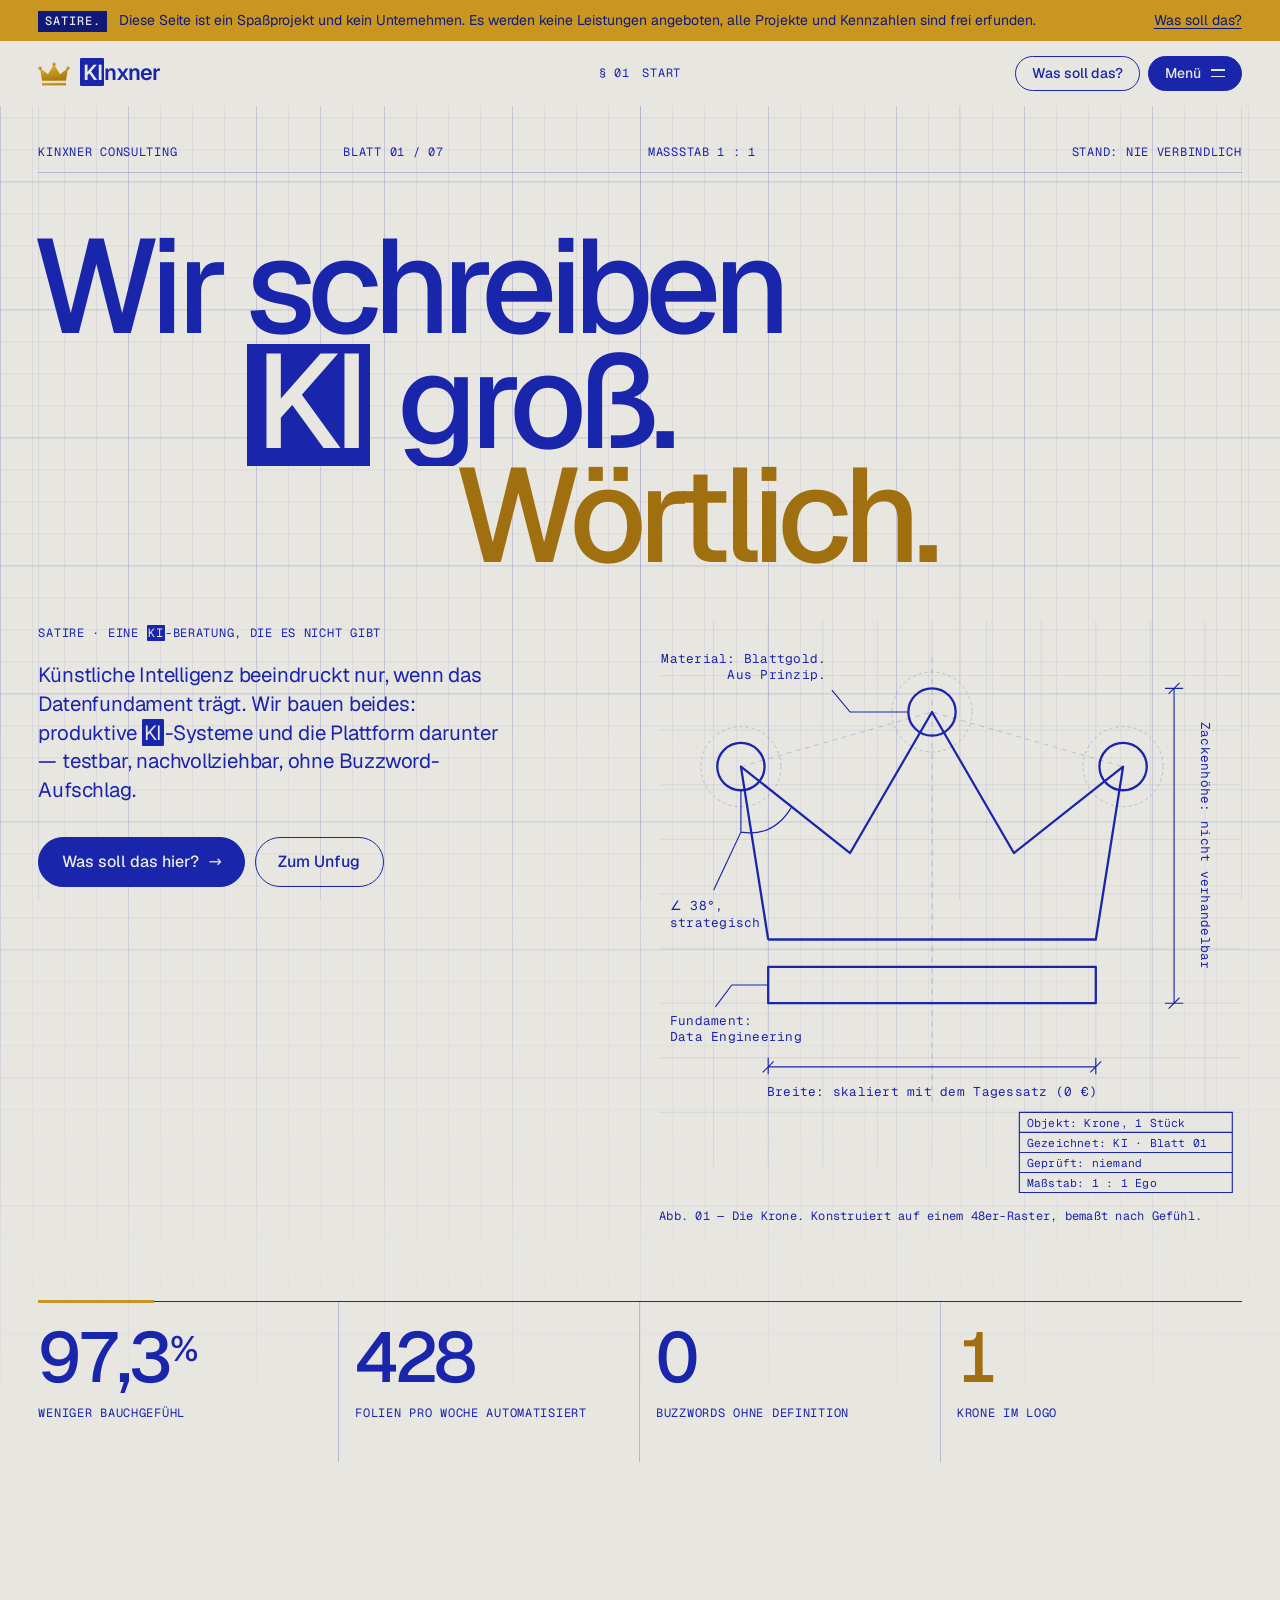
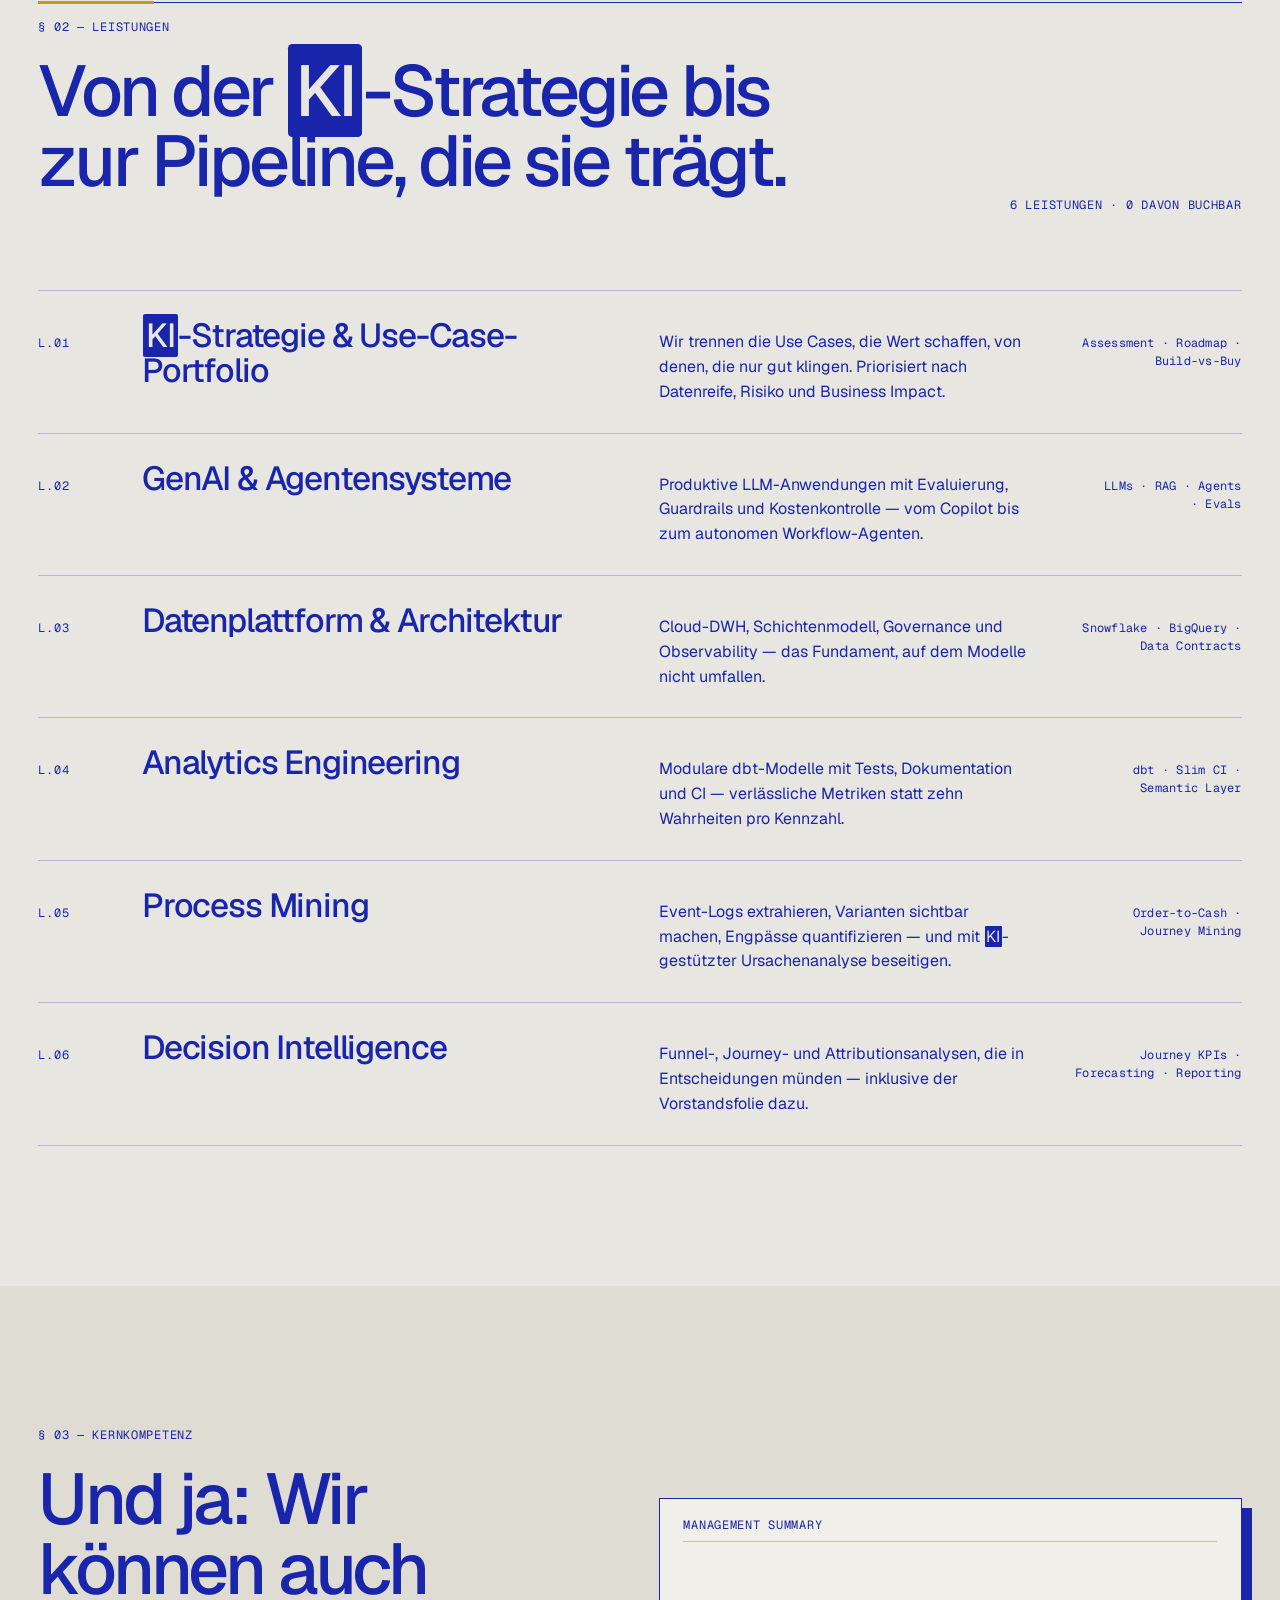
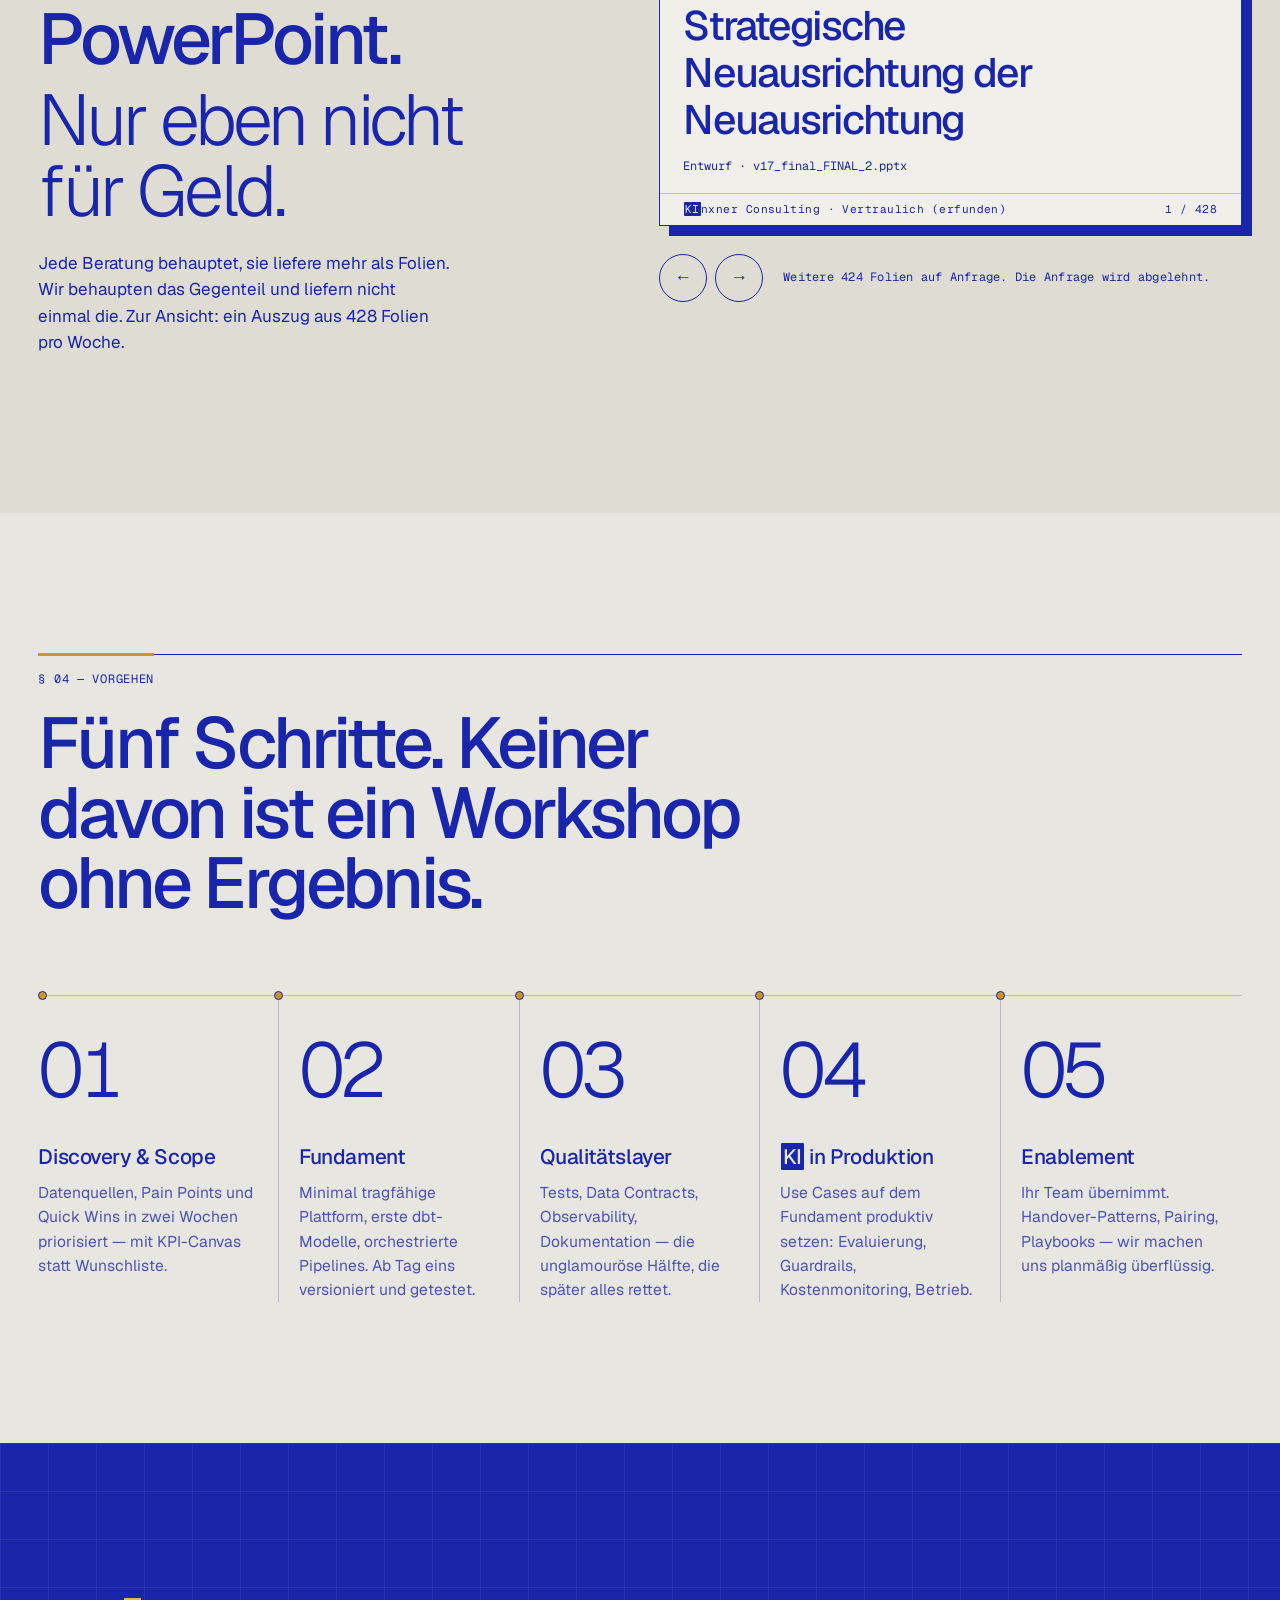
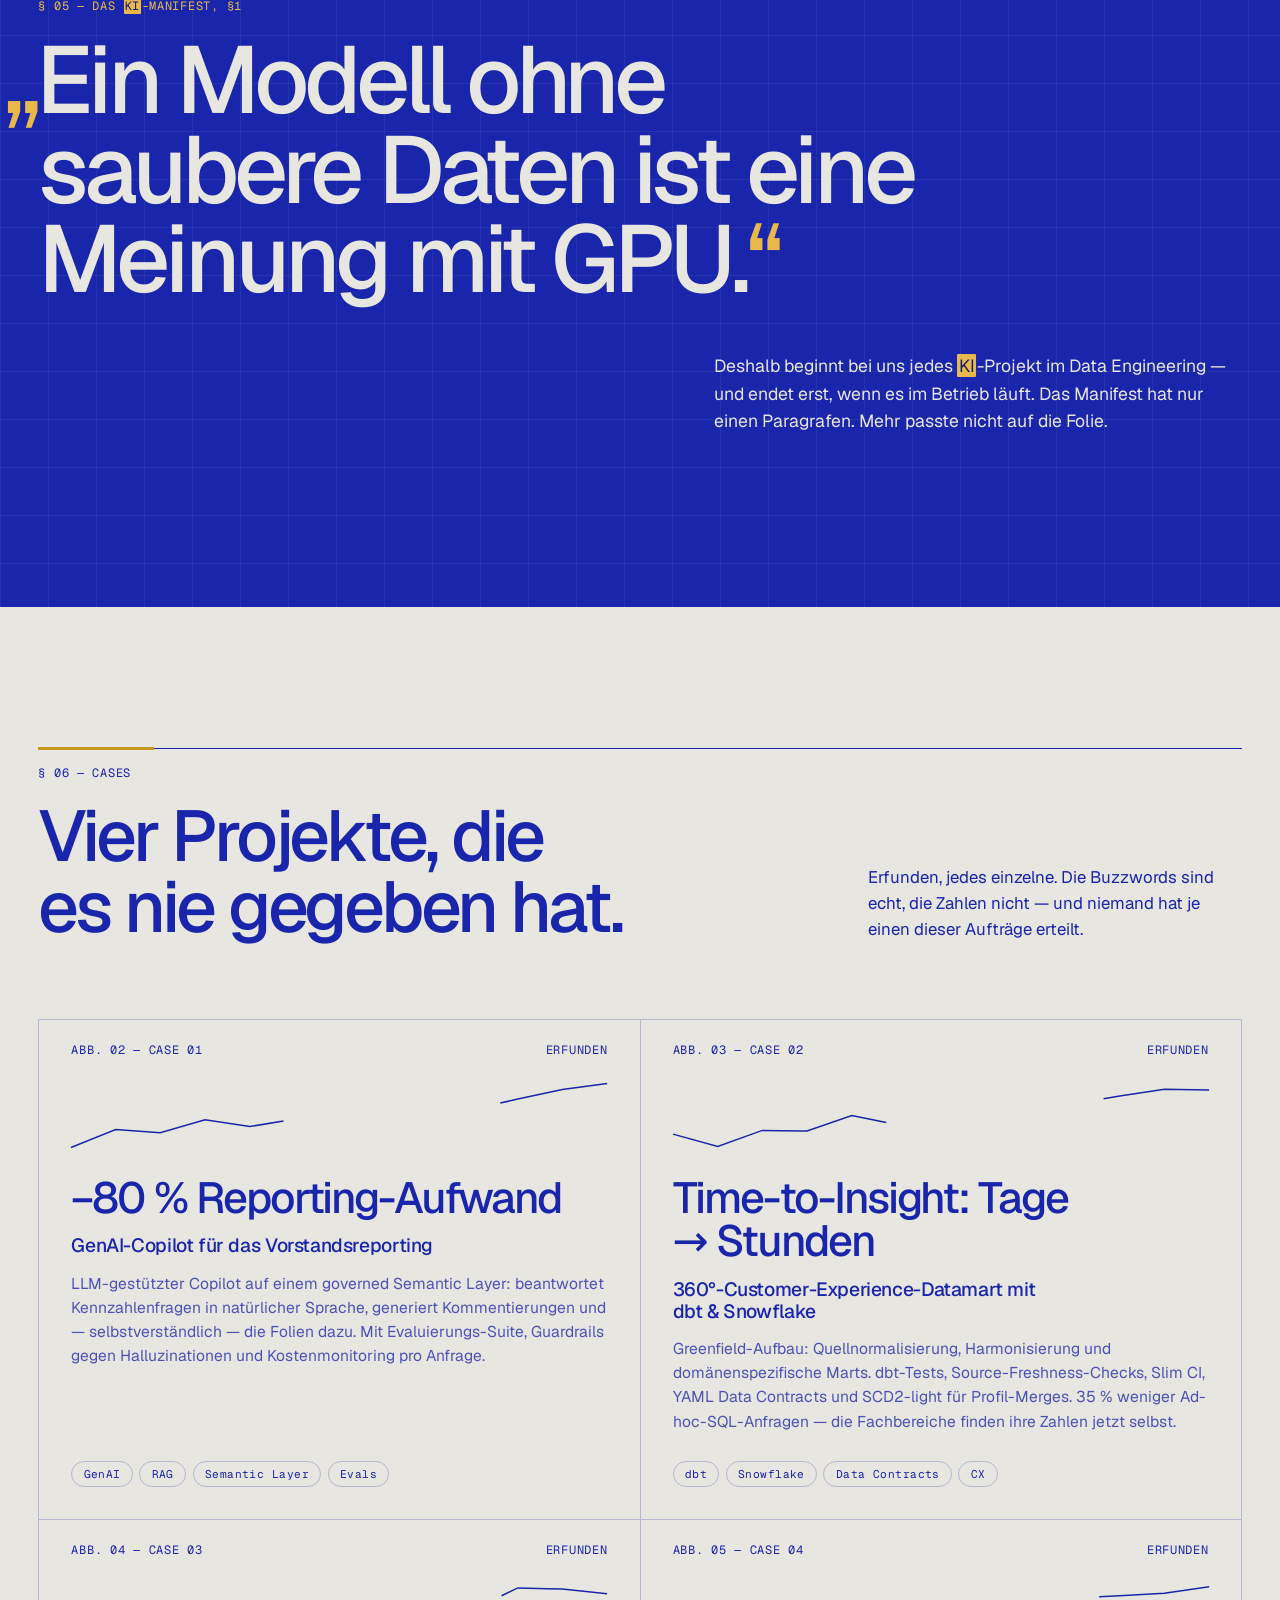
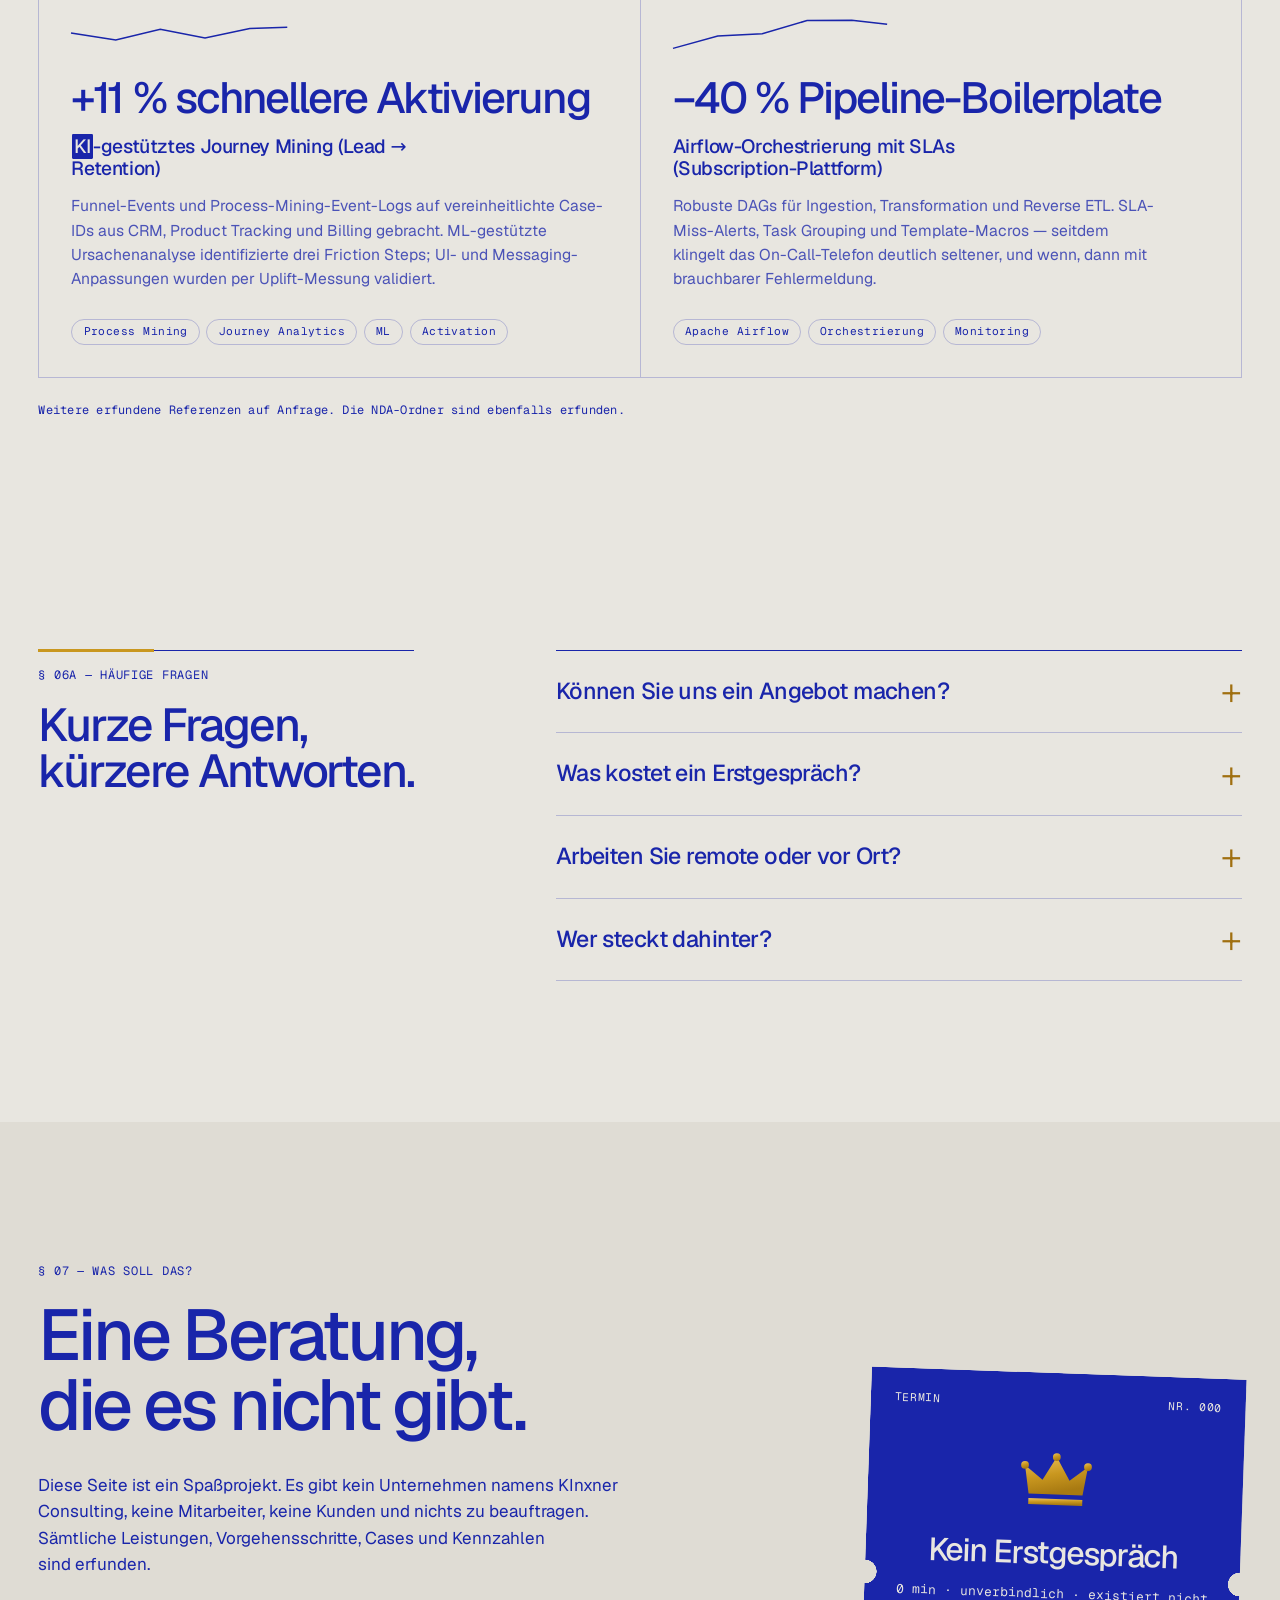
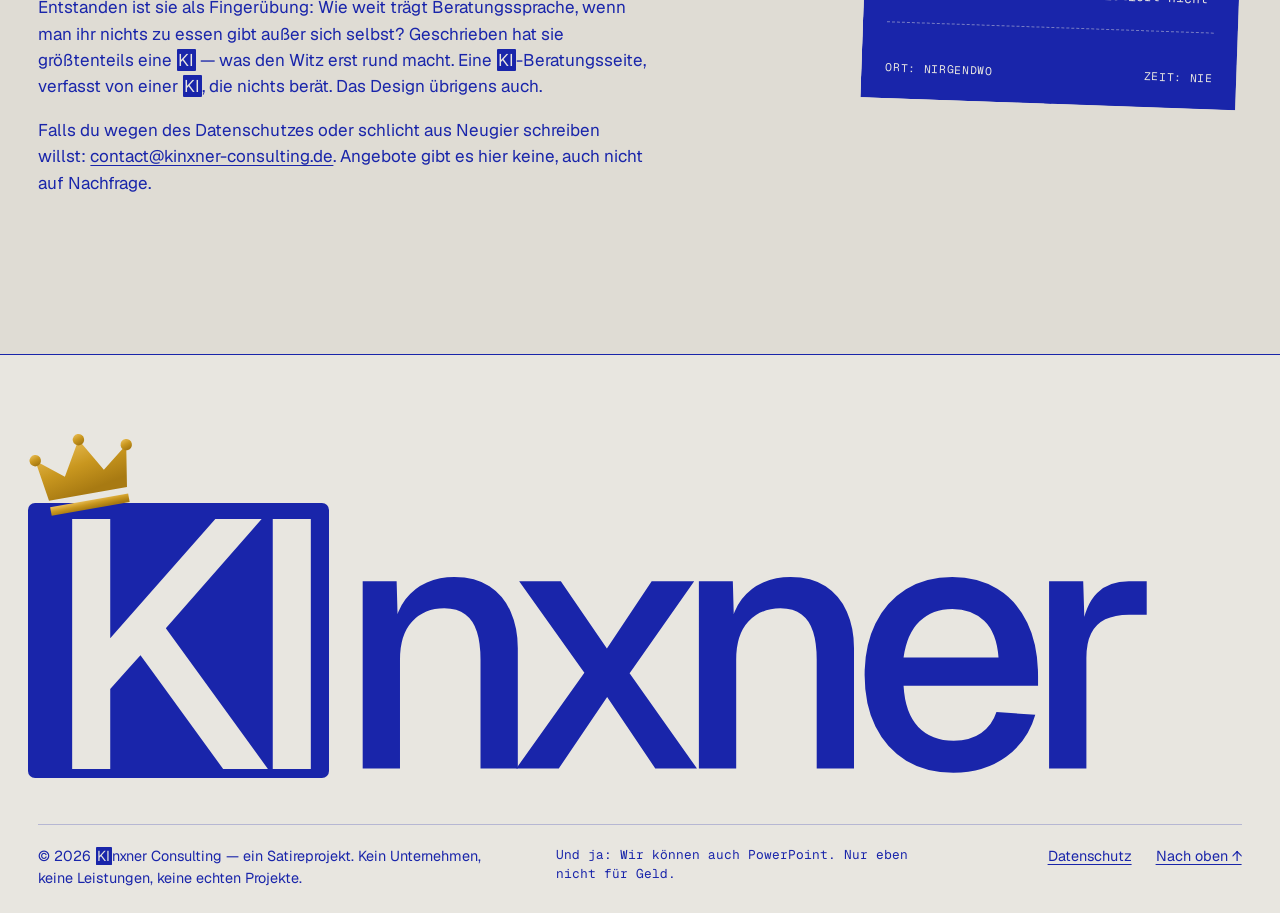
<file: index.html>
<!DOCTYPE html>
<html lang="de">
<head>
  <meta charset="UTF-8" />
  <meta name="viewport" content="width=device-width,initial-scale=1" />
  <title>KInxner Consulting — Satire. Eine Beratung, die es nicht gibt.</title>
  <meta name="description" content="Satirisches Spaßprojekt: die Website einer KI-Beratung, die es nicht gibt. Kein Unternehmen, keine Leistungen, keine echten Projekte. Entstanden als Fingerübung mit Claude." />
  <link rel="canonical" href="https://kinxner-consulting.de/" />
  <!-- Eigentumsnachweis fuer die Google Search Console.
       Muss dauerhaft im <head> der Startseite bleiben: Google prueft das Tag
       spaeter erneut, und ohne die Verifizierung verliert die OAuth-App ihre
       Authorized Domain. Nicht entfernen. -->
  <meta name="google-site-verification" content="37TVtqb3Z6b---uzSy0M3xMzxqpeBndF286Ku5GI4yU" />
  <meta name="color-scheme" content="light" />
  <meta name="theme-color" content="#E8E6E0" />
  <!-- Open Graph -->
  <meta property="og:site_name" content="KInxner Consulting" />
  <meta property="og:url" content="https://kinxner-consulting.de/" />
  <meta property="og:title" content="KInxner Consulting — Satire. Eine Beratung, die es nicht gibt." />
  <meta property="og:description" content="Ein Spaßprojekt: Beratungssprache bis zum Anschlag, ohne Beratung dahinter. Kein Unternehmen, keine Leistungen, alle Projekte erfunden." />
  <meta property="og:type" content="website" />
  <meta property="og:image" content="https://kinxner-consulting.de/assets/img/og-image.png" />
  <meta property="og:image:width" content="1200" />
  <meta property="og:image:height" content="630" />
  <meta property="og:image:alt" content="KInxner Consulting – Krone als Blaupause, mit dem Hinweis: Satire, eine Beratung, die es nicht gibt" />
  <meta name="twitter:card" content="summary_large_image" />
  <link rel="preload" href="assets/fonts/geist-latin.woff2" as="font" type="font/woff2" crossorigin />
  <link rel="stylesheet" href="assets/css/style.css" />
  <link rel="icon" href="favicon.svg" type="image/svg+xml" />
  <link rel="icon" type="image/png" sizes="32x32" href="assets/img/favicon-32.png" />
  <link rel="apple-touch-icon" href="assets/img/apple-touch-icon.png" />
  <script>document.documentElement.classList.add('js');</script>
</head>
<body>
  <a class="skip-link" href="#main">Zum Inhalt springen</a>

  <!-- Satire-Hinweis: steht bewusst vor allem anderen und liegt auch über dem Intro. -->
  <aside class="satire-bar" aria-label="Satire-Hinweis">
    <p class="wrap">
      <strong>Satire.</strong>
      <span>Diese Seite ist ein Spaßprojekt und kein Unternehmen. Es werden keine Leistungen angeboten, alle Projekte und Kennzahlen sind frei erfunden.</span>
      <a href="#was-soll-das">Was soll das?</a>
    </p>
  </aside>

  <header class="site-header" id="siteHeader">
    <div class="wrap header-inner">
      <a href="#top" class="brand" aria-label="KInxner Consulting – Startseite">
        <svg class="crown brand__crown" id="brandCrown" viewBox="0 0 48 40" aria-hidden="true" focusable="false">
          <use href="#crown-mark" />
        </svg>
        <span class="brand__word"><span class="ki">KI</span>nxner</span>
      </a>
      <p class="header-index" aria-hidden="true"><span id="sectionIndex">§ 01</span> <span id="sectionName">Start</span></p>
      <div class="header-actions">
        <a href="#was-soll-das" class="pill">Was soll das?</a>
        <button class="menu-btn" id="menuBtn" aria-controls="menuPanel" aria-expanded="false">
          <span class="menu-btn__label">Menü</span>
          <span class="menu-btn__icon" aria-hidden="true"></span>
        </button>
      </div>
    </div>
  </header>

  <nav class="menu" id="menuPanel" aria-label="Hauptnavigation" hidden>
    <div class="menu__inner">
      <p class="label menu__label">Inhaltsverzeichnis <span>· 7 Blätter, 0 Angebote</span></p>
      <ol class="menu__list">
        <li><a href="#services"><span class="menu__no">02</span>Leistungen</a></li>
        <li><a href="#powerpoint"><span class="menu__no">03</span>PowerPoint</a></li>
        <li><a href="#approach"><span class="menu__no">04</span>Vorgehen</a></li>
        <li><a href="#manifest"><span class="menu__no">05</span>Manifest</a></li>
        <li><a href="#cases"><span class="menu__no">06</span>Cases</a></li>
        <li><a href="#was-soll-das"><span class="menu__no">07</span>Was soll das?</a></li>
      </ol>
      <p class="menu__foot label">contact@kinxner-consulting.de — Angebote gibt es keine.</p>
    </div>
  </nav>

  <!-- Die Krone, einmal definiert. Konstruktion: docs/redesign/crown.md -->
  <svg width="0" height="0" class="sr-only" aria-hidden="true" focusable="false">
    <defs>
      <linearGradient id="crown-gold" x1="0" y1="0" x2="0.35" y2="1">
        <stop offset="0" stop-color="#EDC25C" />
        <stop offset="0.55" stop-color="#C9971F" />
        <stop offset="1" stop-color="#A87A12" />
      </linearGradient>
      <g id="crown-mark">
        <path d="M6 31 3 12l12 9.5L24 6l9 15.5L45 12l-3 19Z" />
        <circle cx="3" cy="12" r="2.6" />
        <circle cx="45" cy="12" r="2.6" />
        <circle class="crown__jewel" cx="24" cy="6" r="2.6" />
        <rect x="6" y="34" width="36" height="4" />
      </g>
    </defs>
  </svg>

  <main id="main">

    <!-- ============ 01 HERO ============ -->
    <section class="hero" id="top" data-index="01" data-name="Start" aria-labelledby="hero-title">
      <canvas class="hero__gl" id="heroGl" aria-hidden="true"></canvas>
      <div class="wrap hero__inner">
        <div class="sheet-meta" aria-hidden="true">
          <span>KInxner Consulting</span>
          <span>Blatt 01 / 07</span>
          <span>Maßstab 1 : 1</span>
          <span>Stand: nie verbindlich</span>
        </div>

        <h1 id="hero-title" class="hero__title">
          <span class="line"><span>Wir schreiben</span></span>
          <span class="line"><span><span class="ki">KI</span> groß.</span></span>
          <span class="line"><span class="gold">Wörtlich.</span></span>
        </h1>

        <div class="hero__grid">
          <div class="hero__copy">
            <p class="label">Satire · Eine <span class="ki">KI</span>-Beratung, die es nicht gibt</p>
            <p class="lead">
              Künstliche Intelligenz beeindruckt nur, wenn das Datenfundament trägt.
              Wir bauen beides: produktive <span class="ki">KI</span>-Systeme und die Plattform darunter —
              testbar, nachvollziehbar, ohne Buzzword-Aufschlag.
            </p>
            <div class="cta-group">
              <a href="#was-soll-das" class="btn btn--solid">Was soll das hier? <span aria-hidden="true">→</span></a>
              <a href="#services" class="btn btn--line">Zum Unfug</a>
            </div>
          </div>

          <figure class="blueprint" aria-labelledby="bp-caption">
            <svg class="blueprint__svg" viewBox="0 0 640 632" role="img" aria-labelledby="bp-title">
              <title id="bp-title">Konstruktionszeichnung der KInxner-Krone mit Bemaßung</title>
              <g class="bp-grid" aria-hidden="true">
                <path d="M0 60H640M0 120H640M0 180H640M0 240H640M0 300H640M0 360H640M0 420H640M0 480H640M0 540H640M60 0V600M120 0V600M180 0V600M240 0V600M300 0V600M360 0V600M420 0V600M480 0V600M540 0V600M600 0V600" />
              </g>
              <g class="bp-construct" aria-hidden="true">
                <circle cx="300" cy="100" r="44" pathLength="1" />
                <circle cx="90" cy="160" r="44" pathLength="1" />
                <circle cx="510" cy="160" r="44" pathLength="1" />
                <path d="M90 160 300 100 510 160" pathLength="1" />
                <path d="M300 40V530" pathLength="1" />
              </g>
              <g class="bp-crown">
                <path class="bp-body" d="M120 350 90 160l120 95 90-155 90 155 120-95-30 190Z" pathLength="1" />
                <circle cx="90" cy="160" r="26" pathLength="1" />
                <circle cx="510" cy="160" r="26" pathLength="1" />
                <circle class="bp-jewel" cx="300" cy="100" r="26" pathLength="1" />
                <rect x="120" y="380" width="360" height="40" pathLength="1" />
              </g>
              <g class="bp-dims" aria-hidden="true">
                <path d="M120 480V498M480 480V498M120 490H480M114 496l12-12M474 496l12-12" />
                <path d="M566 74V420M556 74H576M556 420H576M560 80l12-12M560 426l12-12" />
                <path d="M274 100H210L190 76" />
                <path d="M120 400H80L62 424" />
                <path d="M90 186V232Q126 238 146 204M90 232 60 296" />
              </g>
              <g class="bp-labels">
                <text x="300" y="522" text-anchor="middle">Breite: skaliert mit dem Tagessatz (0 €)</text>
                <text x="596" y="247" transform="rotate(90 596 247)" text-anchor="middle">Zackenhöhe: nicht verhandelbar</text>
                <text x="184" y="46" text-anchor="end">Material: Blattgold.</text>
                <text x="184" y="64" text-anchor="end" class="bp-minor">Aus Prinzip.</text>
                <text x="12" y="444">Fundament:</text>
                <text x="12" y="462">Data Engineering</text>
                <text x="12" y="318" class="bp-minor">∠ 38°,</text>
                <text x="12" y="336" class="bp-minor">strategisch</text>
              </g>
              <g class="bp-titleblock" aria-hidden="true">
                <path d="M396 540H630V628H396ZM396 562H630M396 584H630M396 606H630" />
                <text x="404" y="556">Objekt: Krone, 1 Stück</text>
                <text x="404" y="578">Gezeichnet: KI · Blatt 01</text>
                <text x="404" y="600">Geprüft: niemand</text>
                <text x="404" y="622">Maßstab: 1 : 1 Ego</text>
              </g>
            </svg>
            <figcaption id="bp-caption" class="label">Abb. 01 — Die Krone. Konstruiert auf einem 48er-Raster, bemaßt nach Gefühl.</figcaption>
          </figure>
        </div>

        <dl class="stats" aria-label="Frei erfundene Kennzahlen">
          <div class="stat">
            <dt>weniger Bauchgefühl</dt>
            <dd><span class="stat__num" data-count="97.3" data-decimals="1">97,3</span><span class="stat__unit">%</span></dd>
          </div>
          <div class="stat">
            <dt>Folien pro Woche automatisiert</dt>
            <dd><span class="stat__num" data-count="428">428</span></dd>
          </div>
          <div class="stat">
            <dt>Buzzwords ohne Definition</dt>
            <dd><span class="stat__num" data-count="0">0</span></dd>
          </div>
          <div class="stat">
            <dt>Krone im Logo</dt>
            <dd><span class="stat__num" data-count="1">1</span></dd>
          </div>
        </dl>
      </div>
    </section>

    <!-- ============ 02 LEISTUNGEN ============ -->
    <section id="services" class="section" data-index="02" data-name="Leistungen" aria-labelledby="services-title">
      <div class="wrap">
        <div class="section-head">
          <p class="label reveal">§ 02 — Leistungen</p>
          <h2 id="services-title" class="reveal">Von der <span class="ki">KI</span>-Strategie bis zur Pipeline, die sie trägt.</h2>
          <p class="section-head__aside label reveal">6 Leistungen · 0 davon buchbar</p>
        </div>
        <ol class="services" role="list">
          <li class="service reveal">
            <span class="service__no">L.01</span>
            <h3 class="service__title"><span class="ki">KI</span>-Strategie &amp; Use-Case-Portfolio</h3>
            <p class="service__desc">Wir trennen die Use Cases, die Wert schaffen, von denen, die nur gut klingen. Priorisiert nach Datenreife, Risiko und Business Impact.</p>
            <p class="service__tags">Assessment · Roadmap · Build-vs-Buy</p>
          </li>
          <li class="service reveal">
            <span class="service__no">L.02</span>
            <h3 class="service__title">GenAI &amp; Agentensysteme</h3>
            <p class="service__desc">Produktive LLM-Anwendungen mit Evaluierung, Guardrails und Kostenkontrolle — vom Copilot bis zum autonomen Workflow-Agenten.</p>
            <p class="service__tags">LLMs · RAG · Agents · Evals</p>
          </li>
          <li class="service reveal">
            <span class="service__no">L.03</span>
            <h3 class="service__title">Datenplattform &amp; Architektur</h3>
            <p class="service__desc">Cloud-DWH, Schichtenmodell, Governance und Observability — das Fundament, auf dem Modelle nicht umfallen.</p>
            <p class="service__tags">Snowflake · BigQuery · Data Contracts</p>
          </li>
          <li class="service reveal">
            <span class="service__no">L.04</span>
            <h3 class="service__title">Analytics Engineering</h3>
            <p class="service__desc">Modulare dbt-Modelle mit Tests, Dokumentation und CI — verlässliche Metriken statt zehn Wahrheiten pro Kennzahl.</p>
            <p class="service__tags">dbt · Slim CI · Semantic Layer</p>
          </li>
          <li class="service reveal">
            <span class="service__no">L.05</span>
            <h3 class="service__title">Process Mining</h3>
            <p class="service__desc">Event-Logs extrahieren, Varianten sichtbar machen, Engpässe quantifizieren — und mit <span class="ki">KI</span>-gestützter Ursachenanalyse beseitigen.</p>
            <p class="service__tags">Order-to-Cash · Journey Mining</p>
          </li>
          <li class="service reveal">
            <span class="service__no">L.06</span>
            <h3 class="service__title">Decision Intelligence</h3>
            <p class="service__desc">Funnel-, Journey- und Attributionsanalysen, die in Entscheidungen münden — inklusive der Vorstandsfolie dazu.</p>
            <p class="service__tags">Journey KPIs · Forecasting · Reporting</p>
          </li>
        </ol>
      </div>
    </section>

    <!-- ============ 03 POWERPOINT ============ -->
    <section id="powerpoint" class="section section--ppt" data-index="03" data-name="PowerPoint" aria-labelledby="ppt-title">
      <div class="wrap ppt">
        <div class="ppt__copy">
          <p class="label reveal">§ 03 — Kernkompetenz</p>
          <h2 id="ppt-title" class="ppt__title reveal">Und ja: Wir können auch PowerPoint.</h2>
          <p class="ppt__punch reveal">Nur eben nicht für Geld.</p>
          <p class="reveal">Jede Beratung behauptet, sie liefere mehr als Folien. Wir behaupten das Gegenteil und liefern nicht einmal die. Zur Ansicht: ein Auszug aus 428 Folien pro Woche.</p>
        </div>

        <div class="deck reveal" id="deck">
          <div class="deck__frame">
            <div class="deck__slides" aria-live="polite">
              <article class="slide is-active" aria-roledescription="Folie" aria-label="Folie 1 von 4">
                <p class="slide__kicker">Management Summary</p>
                <h3 class="slide__h">Strategische Neuausrichtung der Neuausrichtung</h3>
                <p class="slide__sub">Entwurf · v17_final_FINAL_2.pptx</p>
              </article>
              <article class="slide" aria-roledescription="Folie" aria-label="Folie 2 von 4" hidden>
                <p class="slide__kicker">Priorisierung</p>
                <div class="matrix" aria-label="Zwei-mal-zwei-Matrix">
                  <span class="matrix__q">Quick Wins</span>
                  <span class="matrix__q">Big Bets</span>
                  <span class="matrix__q">Folien</span>
                  <span class="matrix__q matrix__q--hot">Noch mehr Folien</span>
                  <span class="matrix__ax matrix__ax--x">Wirkung →</span>
                  <span class="matrix__ax matrix__ax--y">Aufwand →</span>
                </div>
              </article>
              <article class="slide" aria-roledescription="Folie" aria-label="Folie 3 von 4" hidden>
                <p class="slide__kicker">Folien pro Woche, indexiert</p>
                <svg class="slide__chart" viewBox="0 0 300 150" role="img" aria-label="Balkendiagramm, dessen Balken zufällig eine Krone bilden">
                  <path class="chart-axis" d="M20 130H290" />
                  <rect x="40" y="60" width="34" height="70" />
                  <rect x="88" y="92" width="34" height="38" />
                  <rect x="136" y="20" width="34" height="110" class="chart-peak" />
                  <rect x="184" y="92" width="34" height="38" />
                  <rect x="232" y="60" width="34" height="70" />
                </svg>
                <p class="slide__note">Abb. 3: Wachstum. Achsen bewusst unbeschriftet. Ähnlichkeit mit einer Krone rein zufällig.</p>
              </article>
              <article class="slide" aria-roledescription="Folie" aria-label="Folie 4 von 4" hidden>
                <p class="slide__kicker">Nächste Schritte</p>
                <ul class="slide__list">
                  <li>Folgetermin vereinbaren</li>
                  <li>Folgetermin für den Folgetermin vereinbaren</li>
                  <li>Folie 5 erstellen</li>
                </ul>
              </article>
            </div>
            <p class="deck__foot"><span><span class="ki">KI</span>nxner Consulting · Vertraulich (erfunden)</span><span id="deckCount">1 / 428</span></p>
          </div>
          <div class="deck__controls">
            <button class="deck__btn" id="deckPrev" aria-label="Vorherige Folie">←</button>
            <button class="deck__btn" id="deckNext" aria-label="Nächste Folie">→</button>
            <span class="label deck__hint">Weitere 424 Folien auf Anfrage. Die Anfrage wird abgelehnt.</span>
          </div>
        </div>
      </div>
    </section>

    <!-- ============ 04 VORGEHEN ============ -->
    <section id="approach" class="section" data-index="04" data-name="Vorgehen" aria-labelledby="approach-title">
      <div class="wrap">
        <div class="section-head">
          <p class="label reveal">§ 04 — Vorgehen</p>
          <h2 id="approach-title" class="reveal">Fünf Schritte. Keiner davon ist ein Workshop ohne Ergebnis.</h2>
        </div>
        <ol class="steps" role="list">
          <li class="step reveal">
            <span class="step__no">01</span>
            <h3>Discovery &amp; Scope</h3>
            <p>Datenquellen, Pain Points und Quick Wins in zwei Wochen priorisiert — mit KPI-Canvas statt Wunschliste.</p>
          </li>
          <li class="step reveal">
            <span class="step__no">02</span>
            <h3>Fundament</h3>
            <p>Minimal tragfähige Plattform, erste dbt-Modelle, orchestrierte Pipelines. Ab Tag eins versioniert und getestet.</p>
          </li>
          <li class="step reveal">
            <span class="step__no">03</span>
            <h3>Qualitätslayer</h3>
            <p>Tests, Data Contracts, Observability, Dokumentation — die unglamouröse Hälfte, die später alles rettet.</p>
          </li>
          <li class="step reveal">
            <span class="step__no">04</span>
            <h3><span class="ki">KI</span> in Produktion</h3>
            <p>Use Cases auf dem Fundament produktiv setzen: Evaluierung, Guardrails, Kostenmonitoring, Betrieb.</p>
          </li>
          <li class="step reveal">
            <span class="step__no">05</span>
            <h3>Enablement</h3>
            <p>Ihr Team übernimmt. Handover-Patterns, Pairing, Playbooks — wir machen uns planmäßig überflüssig.</p>
          </li>
        </ol>
      </div>
    </section>

    <!-- ============ 05 MANIFEST ============ -->
    <section id="manifest" class="manifest" data-index="05" data-name="Manifest" aria-labelledby="manifest-title">
      <div class="wrap manifest__inner">
        <p class="label reveal">§ 05 — Das <span class="ki">KI</span>-Manifest, §1</p>
        <blockquote class="reveal">
          <p id="manifest-title"><span class="q">„</span>Ein Modell ohne saubere Daten ist eine Meinung mit GPU.<span class="q">“</span></p>
        </blockquote>
        <p class="manifest__note reveal">Deshalb beginnt bei uns jedes <span class="ki">KI</span>-Projekt im Data Engineering — und endet erst, wenn es im Betrieb läuft. Das Manifest hat nur einen Paragrafen. Mehr passte nicht auf die Folie.</p>
      </div>
    </section>

    <!-- ============ 06 CASES ============ -->
    <section id="cases" class="section" data-index="06" data-name="Cases" aria-labelledby="cases-title">
      <div class="wrap">
        <div class="section-head">
          <p class="label reveal">§ 06 — Cases</p>
          <h2 id="cases-title" class="reveal">Vier Projekte, die es nie gegeben hat.</h2>
          <p class="section-head__aside reveal">Erfunden, jedes einzelne. Die Buzzwords sind echt, die Zahlen nicht — und niemand hat je einen dieser Aufträge erteilt.</p>
        </div>
        <div id="projectsGrid" class="cases"></div>
        <template id="projectCardTemplate">
          <article class="case reveal">
            <p class="case__meta"><span class="case__fig"></span><span>erfunden</span></p>
            <svg class="case__chart" viewBox="0 0 200 60" preserveAspectRatio="none" aria-hidden="true" focusable="false"><path class="case__line" /></svg>
            <p class="case__metric"></p>
            <h3 class="case__title"></h3>
            <p class="case__desc"></p>
            <ul class="case__tags" role="list"></ul>
          </article>
        </template>
        <p class="cases__fallback" id="projectsFallback" hidden>Weitere erfundene Referenzen auf Anfrage. Die NDA-Ordner sind ebenfalls erfunden.</p>
        <noscript><p class="cases__fallback">Die Cases werden per JavaScript geladen. Ohne JavaScript bleibt nur die Wahrheit: Es gibt sie nicht.</p></noscript>
        <p class="cases__note label reveal">Weitere erfundene Referenzen auf Anfrage. Die NDA-Ordner sind ebenfalls erfunden.</p>
      </div>
    </section>

    <!-- ============ FAQ ============ -->
    <section id="faq" class="section section--tight" data-index="06a" data-name="Fragen" aria-labelledby="faq-title">
      <div class="wrap faq">
        <div class="section-head section-head--stack">
          <p class="label reveal">§ 06a — Häufige Fragen</p>
          <h2 id="faq-title" class="reveal">Kurze Fragen, kürzere Antworten.</h2>
        </div>
        <div class="faq__list">
          <details class="reveal">
            <summary>Können Sie uns ein Angebot machen?</summary>
            <p>Nein. Auch nicht auf Nachfrage.</p>
          </details>
          <details class="reveal">
            <summary>Was kostet ein Erstgespräch?</summary>
            <p>Nichts. Es findet auch nicht statt.</p>
          </details>
          <details class="reveal">
            <summary>Arbeiten Sie remote oder vor Ort?</summary>
            <p>Weder noch. Das ist unser Alleinstellungsmerkmal.</p>
          </details>
          <details class="reveal">
            <summary>Wer steckt dahinter?</summary>
            <p>Größtenteils eine <span class="ki">KI</span>. Sie hat die Texte geschrieben, die Seite gestaltet und die Krone gezeichnet. Beraten hat sie niemanden.</p>
          </details>
        </div>
      </div>
    </section>

    <!-- ============ 07 WAS SOLL DAS ============ -->
    <section id="was-soll-das" class="section section--alt" data-index="07" data-name="Was soll das?" aria-labelledby="was-soll-das-title">
      <div class="wrap about">
        <div class="about__text">
          <p class="label reveal">§ 07 — Was soll das?</p>
          <h2 id="was-soll-das-title" class="reveal">Eine Beratung, die es nicht gibt.</h2>
          <p class="reveal">
            Diese Seite ist ein Spaßprojekt. Es gibt kein Unternehmen namens KInxner
            Consulting, keine Mitarbeiter, keine Kunden und nichts zu beauftragen.
            Sämtliche Leistungen, Vorgehensschritte, Cases und Kennzahlen sind erfunden.
          </p>
          <p class="reveal">
            Entstanden ist sie als Fingerübung: Wie weit trägt Beratungssprache, wenn man
            ihr nichts zu essen gibt außer sich selbst? Geschrieben hat sie größtenteils
            eine <span class="ki">KI</span> — was den Witz erst rund macht. Eine <span class="ki">KI</span>-Beratungsseite, verfasst von
            einer <span class="ki">KI</span>, die nichts berät. Das Design übrigens auch.
          </p>
          <p class="reveal">
            Falls du wegen des Datenschutzes oder schlicht aus Neugier schreiben willst:
            <a href="mailto:contact@kinxner-consulting.de">contact@kinxner-consulting.de</a>.
            Angebote gibt es hier keine, auch nicht auf Nachfrage.
          </p>
        </div>
        <div class="ticket reveal" aria-hidden="true">
          <p class="ticket__head"><span>Termin</span><span>Nr. 000</span></p>
          <svg class="crown ticket__crown" viewBox="0 0 48 40" focusable="false"><use href="#crown-mark" /></svg>
          <p class="ticket__title">Kein Erstgespräch</p>
          <p class="ticket__line">0 min · unverbindlich · existiert nicht</p>
          <p class="ticket__foot"><span>Ort: nirgendwo</span><span>Zeit: nie</span></p>
        </div>
      </div>
    </section>
  </main>

  <footer class="site-footer">
    <div class="wrap">
      <p class="footer-mark" aria-hidden="true"><svg class="crown footer-crown" viewBox="0 0 48 40" focusable="false"><use href="#crown-mark" /></svg><span class="ki">KI</span>nxner</p>
      <div class="footer-row">
        <p>&copy; <span id="year">2026</span> <span class="ki">KI</span>nxner Consulting — ein Satireprojekt. Kein Unternehmen, keine Leistungen, keine echten Projekte.</p>
        <p class="footer-egg">Und ja: Wir können auch PowerPoint. Nur eben nicht für Geld.</p>
        <p class="footer-links"><a href="datenschutz.html">Datenschutz</a> <a href="#top" class="back-to-top" id="backToTop">Nach oben ↑</a></p>
      </div>
    </div>
  </footer>

  <script src="assets/js/main.js" defer></script>
</body>
</html>
</file>
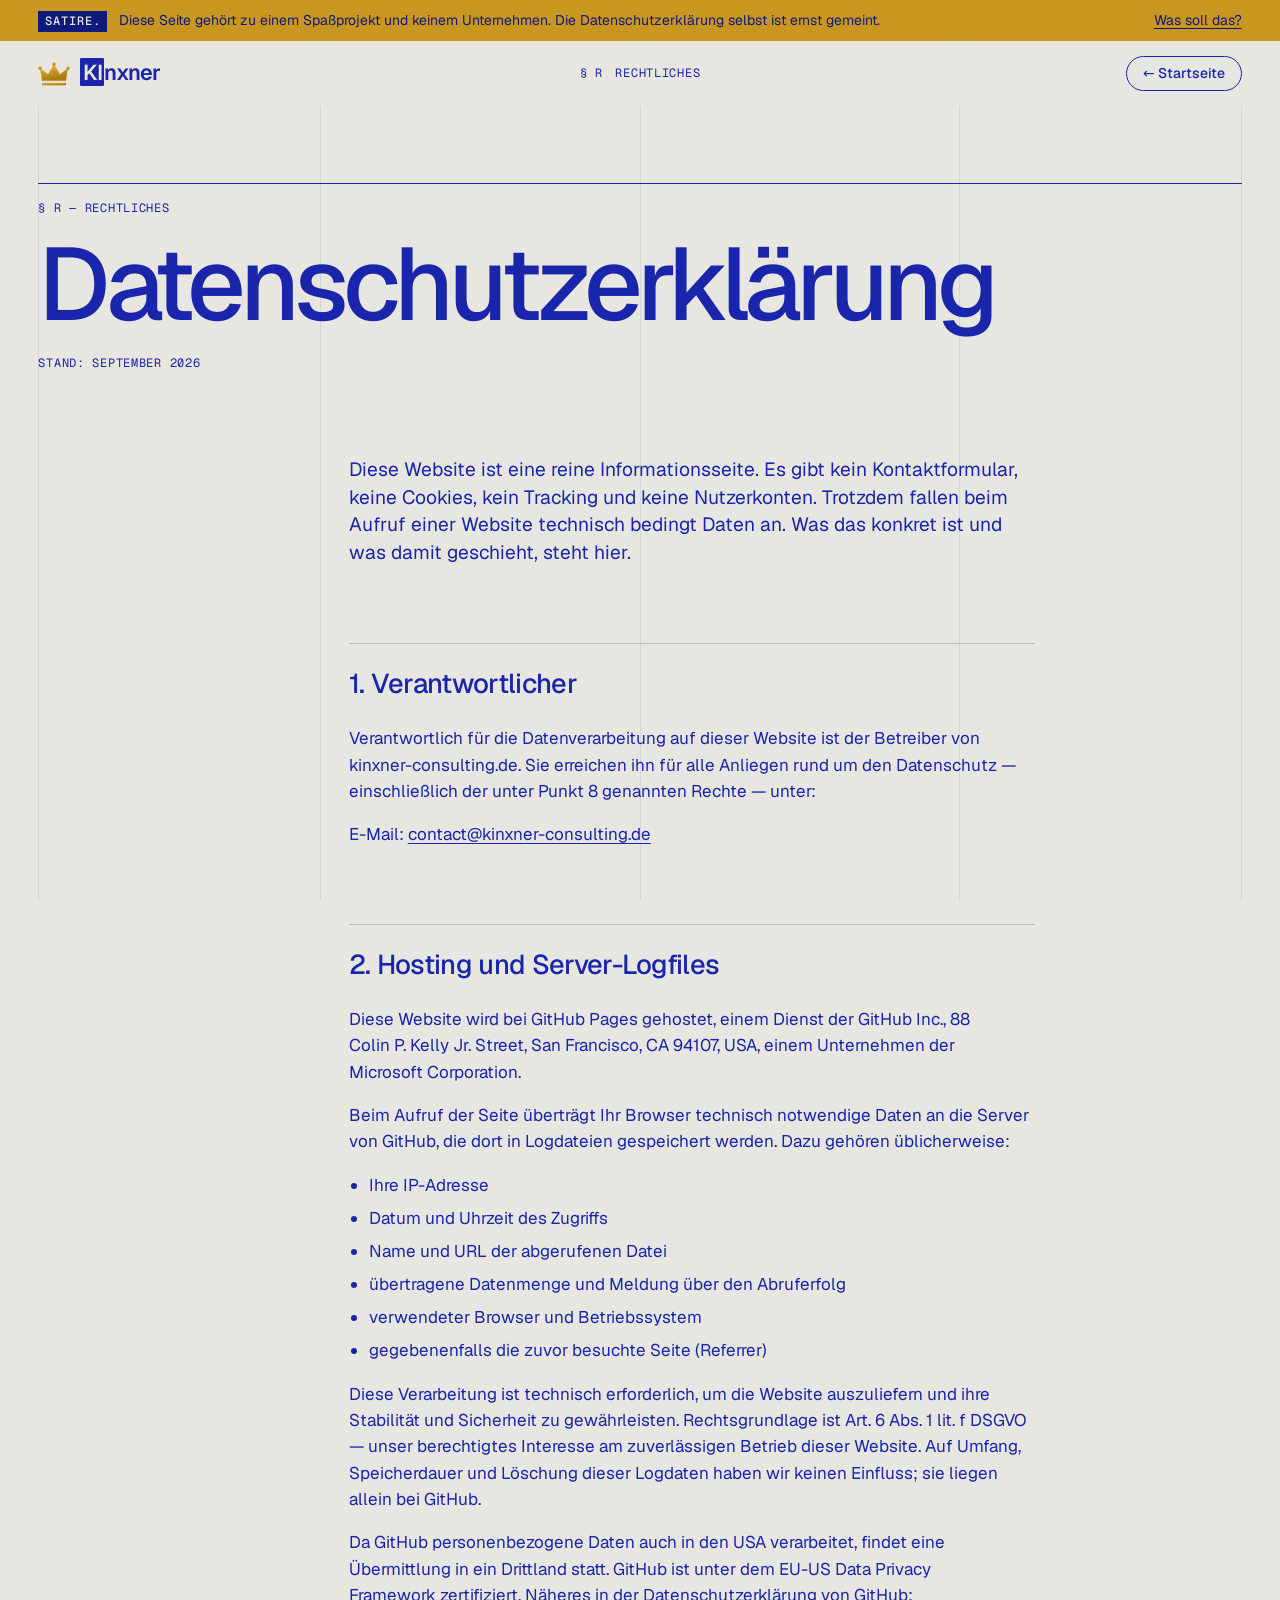
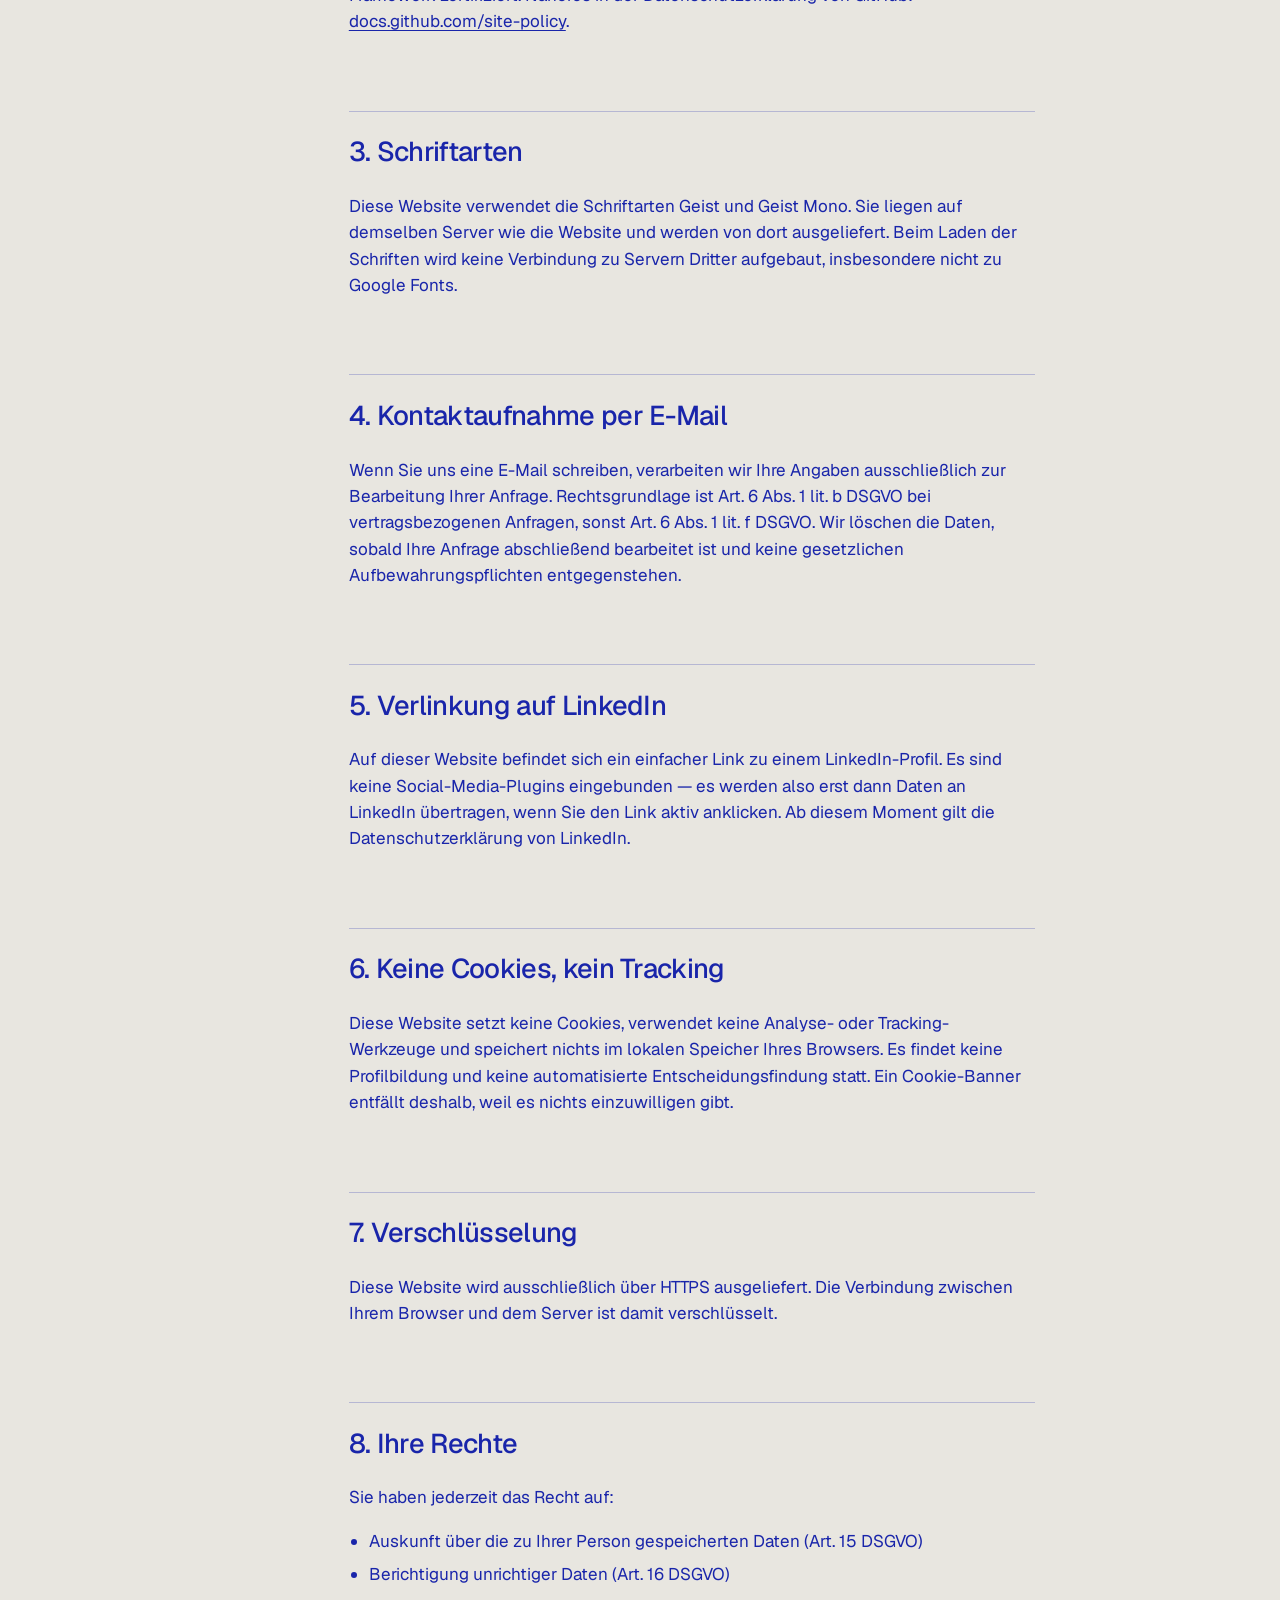
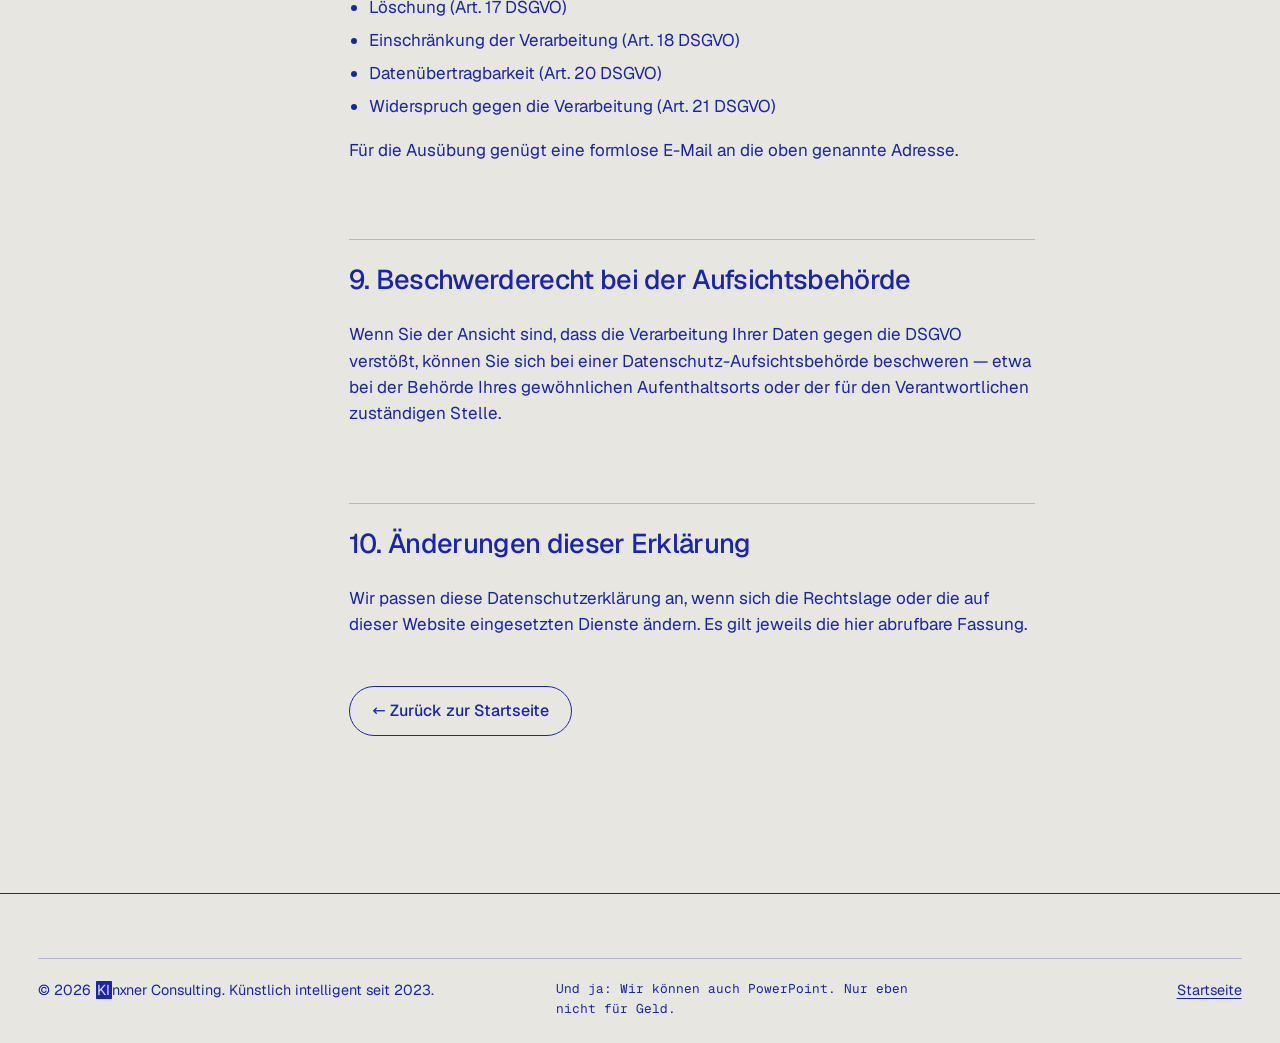
<file: datenschutz.html>
<!DOCTYPE html>
<html lang="de">
<head>
  <meta charset="UTF-8" />
  <meta name="viewport" content="width=device-width,initial-scale=1" />
  <title>Datenschutzerklärung — KInxner Consulting</title>
  <meta name="description" content="Datenschutzerklärung von KInxner Consulting: welche Daten beim Besuch dieser Website verarbeitet werden und welche Rechte Sie haben." />
  <link rel="canonical" href="https://kinxner-consulting.de/datenschutz.html" />
  <meta name="robots" content="index,follow" />
  <meta name="color-scheme" content="light" />
  <meta name="theme-color" content="#E8E6E0" />
  <link rel="preload" href="assets/fonts/geist-latin.woff2" as="font" type="font/woff2" crossorigin />
  <link rel="stylesheet" href="assets/css/style.css" />
  <link rel="icon" href="favicon.svg" type="image/svg+xml" />
  <link rel="icon" type="image/png" sizes="32x32" href="assets/img/favicon-32.png" />
  <link rel="apple-touch-icon" href="assets/img/apple-touch-icon.png" />

  <style>
    /* Nur für die Rechtstexte. */
    .legal { padding-block: clamp(2rem, 6vw, 5rem) var(--section); }
    .legal__inner { display: grid; grid-template-columns: repeat(12, 1fr); gap: 0 var(--gutter); }
    .legal__head { grid-column: 1 / -1; border-top: 1px solid var(--blue); padding-top: 1rem; margin-bottom: clamp(2rem, 5vw, 4rem); }
    .legal__head h1 { font-size: clamp(2.6rem, 8vw, 7rem); letter-spacing: -0.055em; line-height: 0.92; margin-bottom: 1.5rem; }
    .legal__body { grid-column: 4 / span 7; max-width: 68ch; }
    .legal h2 {
      font-size: clamp(1.3rem, 2.2vw, 1.7rem);
      letter-spacing: -0.025em;
      margin: 2.8em 0 1em;
      max-width: none;
      padding-top: 1em;
      border-top: 1px solid var(--line);
    }
    .legal__body > p:first-child { font-size: 1.2rem; line-height: 1.45; }
    .legal address { font-style: normal; margin-bottom: 1em; }
    .legal ul { padding-left: 1.2em; margin: 0 0 1em; }
    .legal li { margin-bottom: 0.4em; }
    .legal a { word-break: break-word; }
    .legal__back { margin-top: 3rem; }
    @media (max-width: 880px) { .legal__body { grid-column: 1 / -1; } }
  </style>
</head>
<body>
  <a class="skip-link" href="#main">Zum Inhalt springen</a>

  <aside class="satire-bar" aria-label="Satire-Hinweis">
    <p class="wrap">
      <strong>Satire.</strong>
      <span>Diese Seite gehört zu einem Spaßprojekt und keinem Unternehmen. Die Datenschutzerklärung selbst ist ernst gemeint.</span>
      <a href="index.html#was-soll-das">Was soll das?</a>
    </p>
  </aside>

  <header class="site-header">
    <div class="wrap header-inner">
      <a href="index.html" class="brand" aria-label="KInxner Consulting – Startseite">
        <svg class="crown brand__crown" viewBox="0 0 48 40" aria-hidden="true" focusable="false">
          <defs>
      <linearGradient id="crown-gold" x1="0" y1="0" x2="0.35" y2="1">
        <stop offset="0" stop-color="#EDC25C" />
        <stop offset="0.55" stop-color="#C9971F" />
        <stop offset="1" stop-color="#A87A12" />
      </linearGradient>
          </defs>
          <path d="M6 31 3 12l12 9.5L24 6l9 15.5L45 12l-3 19Z" />
          <circle cx="3" cy="12" r="2.6" />
          <circle cx="45" cy="12" r="2.6" />
          <circle class="crown__jewel" cx="24" cy="6" r="2.6" />
          <rect x="6" y="34" width="36" height="4" />
        </svg>
        <span class="brand__word"><span class="ki">KI</span>nxner</span>
      </a>
      <p class="header-index" aria-hidden="true"><span>§ R</span> Rechtliches</p>
      <div class="header-actions">
        <a href="index.html" class="pill">← Startseite</a>
      </div>
    </div>
  </header>

  <main id="main" class="legal">
    <div class="wrap legal__inner">
      <div class="legal__head">
        <p class="label">§ R — Rechtliches</p>
        <h1>Datenschutz&shy;erklärung</h1>
        <p class="label">Stand: September 2026</p>
      </div>
      <div class="legal__body">

      <p>
        Diese Website ist eine reine Informationsseite. Es gibt kein Kontaktformular,
        keine Cookies, kein Tracking und keine Nutzerkonten. Trotzdem fallen beim
        Aufruf einer Website technisch bedingt Daten an. Was das konkret ist und was
        damit geschieht, steht hier.
      </p>

      <h2>1. Verantwortlicher</h2>
      <p>
        Verantwortlich für die Datenverarbeitung auf dieser Website ist der Betreiber
        von kinxner-consulting.de. Sie erreichen ihn für alle Anliegen rund um den
        Datenschutz — einschließlich der unter Punkt 8 genannten Rechte — unter:
      </p>
      <address>
        E-Mail: <a href="mailto:contact@kinxner-consulting.de">contact@kinxner-consulting.de</a>
      </address>

      <h2>2. Hosting und Server-Logfiles</h2>
      <p>
        Diese Website wird bei GitHub Pages gehostet, einem Dienst der GitHub Inc.,
        88 Colin P. Kelly Jr. Street, San Francisco, CA 94107, USA, einem Unternehmen
        der Microsoft Corporation.
      </p>
      <p>
        Beim Aufruf der Seite überträgt Ihr Browser technisch notwendige Daten an die
        Server von GitHub, die dort in Logdateien gespeichert werden. Dazu gehören
        üblicherweise:
      </p>
      <ul>
        <li>Ihre IP-Adresse</li>
        <li>Datum und Uhrzeit des Zugriffs</li>
        <li>Name und URL der abgerufenen Datei</li>
        <li>übertragene Datenmenge und Meldung über den Abruferfolg</li>
        <li>verwendeter Browser und Betriebssystem</li>
        <li>gegebenenfalls die zuvor besuchte Seite (Referrer)</li>
      </ul>
      <p>
        Diese Verarbeitung ist technisch erforderlich, um die Website auszuliefern und
        ihre Stabilität und Sicherheit zu gewährleisten. Rechtsgrundlage ist Art. 6
        Abs. 1 lit. f DSGVO — unser berechtigtes Interesse am zuverlässigen Betrieb
        dieser Website. Auf Umfang, Speicherdauer und Löschung dieser Logdaten haben
        wir keinen Einfluss; sie liegen allein bei GitHub.
      </p>
      <p>
        Da GitHub personenbezogene Daten auch in den USA verarbeitet, findet eine
        Übermittlung in ein Drittland statt. GitHub ist unter dem EU-US Data Privacy
        Framework zertifiziert. Näheres in der Datenschutzerklärung von GitHub:
        <a href="https://docs.github.com/site-policy/privacy-policies/github-general-privacy-statement" rel="noopener" target="_blank">docs.github.com/site-policy</a>.
      </p>

      <h2>3. Schriftarten</h2>
      <p>
        Diese Website verwendet die Schriftarten Geist und Geist Mono. Sie liegen
        auf demselben Server wie die Website und werden von dort ausgeliefert. Beim
        Laden der Schriften wird keine Verbindung zu Servern Dritter aufgebaut,
        insbesondere nicht zu Google Fonts.
      </p>

      <h2>4. Kontaktaufnahme per E-Mail</h2>
      <p>
        Wenn Sie uns eine E-Mail schreiben, verarbeiten wir Ihre Angaben ausschließlich
        zur Bearbeitung Ihrer Anfrage. Rechtsgrundlage ist Art. 6 Abs. 1 lit. b DSGVO
        bei vertragsbezogenen Anfragen, sonst Art. 6 Abs. 1 lit. f DSGVO. Wir löschen
        die Daten, sobald Ihre Anfrage abschließend bearbeitet ist und keine
        gesetzlichen Aufbewahrungspflichten entgegenstehen.
      </p>

      <h2>5. Verlinkung auf LinkedIn</h2>
      <p>
        Auf dieser Website befindet sich ein einfacher Link zu einem LinkedIn-Profil.
        Es sind keine Social-Media-Plugins eingebunden — es werden also erst dann Daten
        an LinkedIn übertragen, wenn Sie den Link aktiv anklicken. Ab diesem Moment
        gilt die Datenschutzerklärung von LinkedIn.
      </p>

      <h2>6. Keine Cookies, kein Tracking</h2>
      <p>
        Diese Website setzt keine Cookies, verwendet keine Analyse- oder
        Tracking-Werkzeuge und speichert nichts im lokalen Speicher Ihres Browsers.
        Es findet keine Profilbildung und keine automatisierte Entscheidungsfindung
        statt. Ein Cookie-Banner entfällt deshalb, weil es nichts einzuwilligen gibt.
      </p>

      <h2>7. Verschlüsselung</h2>
      <p>
        Diese Website wird ausschließlich über HTTPS ausgeliefert. Die Verbindung
        zwischen Ihrem Browser und dem Server ist damit verschlüsselt.
      </p>

      <h2>8. Ihre Rechte</h2>
      <p>Sie haben jederzeit das Recht auf:</p>
      <ul>
        <li>Auskunft über die zu Ihrer Person gespeicherten Daten (Art. 15 DSGVO)</li>
        <li>Berichtigung unrichtiger Daten (Art. 16 DSGVO)</li>
        <li>Löschung (Art. 17 DSGVO)</li>
        <li>Einschränkung der Verarbeitung (Art. 18 DSGVO)</li>
        <li>Datenübertragbarkeit (Art. 20 DSGVO)</li>
        <li>Widerspruch gegen die Verarbeitung (Art. 21 DSGVO)</li>
      </ul>
      <p>
        Für die Ausübung genügt eine formlose E-Mail an die oben genannte Adresse.
      </p>

      <h2>9. Beschwerderecht bei der Aufsichtsbehörde</h2>
      <p>
        Wenn Sie der Ansicht sind, dass die Verarbeitung Ihrer Daten gegen die DSGVO
        verstößt, können Sie sich bei einer Datenschutz-Aufsichtsbehörde beschweren —
        etwa bei der Behörde Ihres gewöhnlichen Aufenthaltsorts oder der für den
        Verantwortlichen zuständigen Stelle.
      </p>

      <h2>10. Änderungen dieser Erklärung</h2>
      <p>
        Wir passen diese Datenschutzerklärung an, wenn sich die Rechtslage oder die
        auf dieser Website eingesetzten Dienste ändern. Es gilt jeweils die hier
        abrufbare Fassung.
      </p>

      <p class="legal__back"><a href="index.html" class="btn btn--line">&larr; Zurück zur Startseite</a></p>
      </div>
    </div>
  </main>

  <footer class="site-footer">
    <div class="wrap">
      <div class="footer-row">
        <p>&copy; <span id="year">2026</span> <span class="ki">KI</span>nxner Consulting. Künstlich intelligent seit 2023.</p>
        <p class="footer-egg">Und ja: Wir können auch PowerPoint. Nur eben nicht für Geld.</p>
        <p class="footer-links"><a href="index.html">Startseite</a></p>
      </div>
    </div>
  </footer>
</body>
</html>
</file>
<file: assets/css/style.css>
/* ==========================================================================
   KInxner Consulting — Design-System
   Duoton: Ultramarin auf Porzellanpapier. Gold existiert genau einmal:
   als Juwel der Krone. Typo: Geist (Display & Text), Geist Mono (Beschriftung).
   Raster: 12 Spalten, sichtbar als Haarlinien — die Seite ist eine Blaupause.
   ========================================================================== */

@font-face {
  font-family: "Geist";
  src: url("../fonts/geist-latin.woff2") format("woff2");
  font-weight: 100 900;
  font-style: normal;
  font-display: swap;
}
@font-face {
  font-family: "Geist Mono";
  src: url("../fonts/geist-mono-latin.woff2") format("woff2");
  font-weight: 100 900;
  font-style: normal;
  font-display: swap;
}

:root {
  --blue: #1925aa;
  --blue-deep: #10197a;
  --paper: #e8e6e0;
  --paper-2: #dfdcd4;
  --paper-3: #f1efea;
  --gold: #c9971f;
  --gold-bright: #e8b84b; /* Gold auf Blau */
  --gold-deep: #a07010;   /* Gold für große Schrift auf Papier (3,5:1) */
  --muted: color-mix(in srgb, var(--blue) 76%, var(--paper));
  --line: color-mix(in srgb, var(--blue) 24%, transparent);
  --line-soft: color-mix(in srgb, var(--blue) 9%, transparent);

  --font: "Geist", ui-sans-serif, system-ui, sans-serif;
  --mono: "Geist Mono", ui-monospace, "SFMono-Regular", monospace;

  --gutter: clamp(1rem, 3vw, 2.5rem);
  --max: 1440px;
  --section: clamp(5rem, 11vw, 10rem);
  --ease: cubic-bezier(0.19, 1, 0.22, 1);
  --ease-in-out: cubic-bezier(0.76, 0, 0.24, 1);
  --header-h: 4rem;
}

/* ==========================================================================
   Basis
   ========================================================================== */

*, *::before, *::after { box-sizing: border-box; }

html {
  scroll-behavior: smooth;
  scroll-padding-top: calc(var(--header-h) + 1rem);
  -webkit-text-size-adjust: 100%;
}

body {
  margin: 0;
  font-family: var(--font);
  font-size: 1.0625rem;
  line-height: 1.55;
  font-weight: 400;
  color: var(--blue);
  background: var(--paper);
  -webkit-font-smoothing: antialiased;
  text-rendering: optimizeLegibility;
  overflow-x: clip;
}

/* Das Raster als Haarlinien über der ganzen Seite */
body::before {
  content: "";
  position: fixed;
  inset: 0;
  pointer-events: none;
  z-index: 0;
  margin-inline: auto;
  max-width: calc(var(--max) + 2 * var(--gutter));
  padding-inline: var(--gutter);
  background:
    linear-gradient(var(--line-soft), var(--line-soft)) left var(--gutter) top 0 / 1px 100% no-repeat,
    linear-gradient(var(--line-soft), var(--line-soft)) right var(--gutter) top 0 / 1px 100% no-repeat,
    linear-gradient(var(--line-soft), var(--line-soft)) 25% 0 / 1px 100% no-repeat,
    linear-gradient(var(--line-soft), var(--line-soft)) 50% 0 / 1px 100% no-repeat,
    linear-gradient(var(--line-soft), var(--line-soft)) 75% 0 / 1px 100% no-repeat;
}

main, .site-footer { position: relative; z-index: 1; }

img, svg { display: block; max-width: 100%; }

a { color: inherit; text-underline-offset: 0.2em; text-decoration-thickness: 1px; }

h1, h2, h3 {
  font-weight: 500;
  line-height: 1;
  letter-spacing: -0.035em;
  margin: 0;
}

h2 {
  font-size: clamp(2.2rem, 5.6vw, 5rem);
  letter-spacing: -0.045em;
  line-height: 0.98;
  max-width: 16ch;
  text-wrap: balance;
}

h3 { font-size: 1.3rem; letter-spacing: -0.02em; line-height: 1.15; }

p { margin: 0 0 1em; text-wrap: pretty; }

.wrap {
  width: 100%;
  max-width: calc(var(--max) + 2 * var(--gutter));
  margin-inline: auto;
  padding-inline: var(--gutter);
}

.label {
  font-family: var(--mono);
  font-size: 0.75rem;
  line-height: 1.4;
  font-weight: 400;
  letter-spacing: 0.06em;
  text-transform: uppercase;
  margin: 0 0 1.25rem;
}

.sr-only {
  position: absolute !important;
  width: 1px; height: 1px;
  overflow: hidden;
  clip: rect(0 0 0 0);
  white-space: nowrap;
}

/* Die KI-Signatur: „KI" steht im Wort als invertiertes Kästchen. */
.ki {
  font-style: normal;
  background: var(--blue);
  color: var(--paper);
  padding: 0 0.1em;
  margin-inline: 0.02em;
  border-radius: 0.06em;
  -webkit-box-decoration-break: clone;
  box-decoration-break: clone;
}
.manifest .ki { background: var(--gold-bright); color: var(--blue-deep); }
.menu .ki,
.ticket .ki,
.satire-bar .ki { background: var(--blue-deep); color: var(--paper); }

.skip-link {
  position: absolute;
  left: -999px;
  top: 0;
  z-index: 300;
  background: var(--blue);
  color: var(--paper);
  padding: 0.7rem 1rem;
  font-weight: 500;
}
.skip-link:focus { left: 0.5rem; top: 0.5rem; }

:focus-visible {
  outline: 2px solid var(--blue);
  outline-offset: 3px;
}
.manifest :focus-visible,
.menu :focus-visible,
.satire-bar :focus-visible,
.btn--solid:focus-visible { outline-color: var(--gold); }
.satire-bar :focus-visible { outline-color: var(--blue-deep); }

::selection { background: var(--blue); color: var(--paper); }

/* ==========================================================================
   Satire-Hinweis — immer zuerst, liegt auch über dem Intro
   ========================================================================== */

.satire-bar {
  position: relative;
  z-index: 200;
  background: var(--gold);
  color: var(--blue-deep);
  font-size: 0.875rem;
  line-height: 1.45;
}
.satire-bar p {
  margin: 0;
  padding-block: 0.6rem;
  display: flex;
  flex-wrap: wrap;
  gap: 0.25rem 0.75rem;
  align-items: baseline;
}
.satire-bar strong {
  font-family: var(--mono);
  font-weight: 500;
  font-size: 0.75rem;
  letter-spacing: 0.08em;
  text-transform: uppercase;
  background: var(--blue-deep);
  color: var(--paper);
  padding: 0.1rem 0.4rem;
}
.satire-bar span { flex: 1 1 32rem; }
.satire-bar a { white-space: nowrap; text-decoration: underline; }
.satire-bar a:hover { text-decoration-thickness: 2px; }

/* ==========================================================================
   Header
   ========================================================================== */

.site-header {
  position: sticky;
  top: 0;
  z-index: 60;
  background: color-mix(in srgb, var(--paper) 88%, transparent);
  -webkit-backdrop-filter: blur(10px);
  backdrop-filter: blur(10px);
  border-bottom: 1px solid transparent;
  transition: border-color 0.4s;
}
.site-header.is-scrolled { border-bottom-color: var(--line); }

.header-inner {
  display: grid;
  grid-template-columns: 1fr auto 1fr;
  align-items: center;
  min-height: var(--header-h);
  gap: 1rem;
}

.brand {
  display: inline-flex;
  align-items: center;
  gap: 0.6rem;
  text-decoration: none;
  justify-self: start;
}
.crown { fill: url(#crown-gold); }
.brand__crown { width: 2rem; height: auto; flex: none; }
.brand__word {
  font-size: 1.35rem;
  font-weight: 600;
  letter-spacing: -0.04em;
  line-height: 1;
}

.header-index {
  margin: 0;
  font-family: var(--mono);
  font-size: 0.75rem;
  letter-spacing: 0.06em;
  text-transform: uppercase;
  white-space: nowrap;
}
.header-index span:first-child { margin-right: 0.4em; }

.header-actions {
  justify-self: end;
  display: flex;
  align-items: center;
  gap: 0.5rem;
}

.pill,
.menu-btn {
  font: 500 0.875rem/1 var(--font);
  color: var(--blue);
  text-decoration: none;
  border: 1px solid var(--blue);
  border-radius: 999px;
  padding: 0.6rem 1rem;
  background: transparent;
  transition: background 0.3s var(--ease), color 0.3s var(--ease);
}
.pill:hover { background: var(--gold); border-color: var(--gold); color: var(--blue-deep); }

.menu-btn {
  display: inline-flex;
  align-items: center;
  gap: 0.6rem;
  cursor: pointer;
  background: var(--blue);
  color: var(--paper);
}
.menu-btn__icon {
  position: relative;
  width: 14px;
  height: 8px;
}
.menu-btn__icon::before,
.menu-btn__icon::after {
  content: "";
  position: absolute;
  left: 0;
  width: 100%;
  height: 1.5px;
  background: currentColor;
  transition: transform 0.4s var(--ease), top 0.4s var(--ease);
}
.menu-btn__icon::before { top: 0; }
.menu-btn__icon::after { top: 6.5px; }
.menu-btn[aria-expanded="true"] .menu-btn__icon::before { top: 3.25px; transform: rotate(45deg); }
.menu-btn[aria-expanded="true"] .menu-btn__icon::after { top: 3.25px; transform: rotate(-45deg); }

/* Vertikales Menü */
.menu {
  position: fixed;
  z-index: 55;
  top: 0;
  right: 0;
  bottom: 0;
  width: min(34rem, 100%);
  background: var(--blue);
  color: var(--paper);
  padding: calc(var(--header-h) + 5rem) var(--gutter) var(--gutter);
  overflow-y: auto;
  transform: translateX(100%);
  transition: transform 0.7s var(--ease);
}
.menu.is-open { transform: none; }
.menu__inner { display: flex; flex-direction: column; min-height: 100%; }
.menu__label { color: var(--gold-bright); }
.menu__label span { opacity: 0.85; }
.menu__list {
  list-style: none;
  margin: 0 0 2.5rem;
  padding: 0;
  border-top: 1px solid color-mix(in srgb, var(--paper) 30%, transparent);
}
.menu__list li { border-bottom: 1px solid color-mix(in srgb, var(--paper) 30%, transparent); }
.menu__list a {
  display: flex;
  align-items: baseline;
  gap: 1rem;
  padding: 0.9rem 0;
  font-size: clamp(1.8rem, 4.5vw, 2.6rem);
  font-weight: 500;
  letter-spacing: -0.04em;
  line-height: 1;
  text-decoration: none;
  transition: padding-left 0.5s var(--ease);
}
.menu__list a:hover { padding-left: 0.75rem; color: var(--gold-bright); }
.menu__no { font: 400 0.75rem/1 var(--mono); letter-spacing: 0.06em; color: var(--gold-bright); }
.menu__foot { margin-top: auto; opacity: 0.85; text-transform: none; letter-spacing: 0.02em; }
.menu.is-open ~ main,
.menu.is-open ~ .site-footer { pointer-events: none; }
body.menu-open { overflow: hidden; }
body.menu-open .site-header { background: transparent; border-color: transparent; -webkit-backdrop-filter: none; backdrop-filter: none; }
body.menu-open .site-header .brand,
body.menu-open .header-index,
body.menu-open .pill { opacity: 0; pointer-events: none; }
body.menu-open .menu-btn { background: var(--gold); color: var(--blue-deep); border-color: var(--gold); }
.brand, .header-index, .pill { transition: opacity 0.3s; }

/* ==========================================================================
   Buttons
   ========================================================================== */

.btn {
  display: inline-flex;
  align-items: center;
  gap: 0.6rem;
  font: 500 1rem/1 var(--font);
  text-decoration: none;
  padding: 1rem 1.4rem;
  border-radius: 999px;
  border: 1px solid var(--blue);
  transition: background 0.35s var(--ease), color 0.35s var(--ease);
}
.btn--solid { background: var(--blue); color: var(--paper); }
.btn--solid:hover { background: var(--gold); border-color: var(--gold); color: var(--blue-deep); }
.btn--solid span { transition: transform 0.4s var(--ease); }
.btn--solid:hover span { transform: translateX(4px); }
.btn--line { color: var(--blue); }
.btn--line:hover { background: var(--blue); color: var(--paper); }

/* ==========================================================================
   Hero
   ========================================================================== */

.hero {
  position: relative;
  padding: clamp(1.5rem, 3vw, 2.5rem) 0 0;
  overflow: hidden;
  isolation: isolate;
}
.hero::before {
  /* CSS-Fallback für das WebGL-Raster */
  content: "";
  position: absolute;
  inset: 0;
  z-index: -2;
  --g: color-mix(in srgb, var(--blue) 6%, transparent);
  --G: color-mix(in srgb, var(--blue) 12%, transparent);
  background-image:
    linear-gradient(var(--G) 1px, transparent 1px),
    linear-gradient(90deg, var(--G) 1px, transparent 1px),
    linear-gradient(var(--g) 1px, transparent 1px),
    linear-gradient(90deg, var(--g) 1px, transparent 1px);
  background-size: 128px 128px, 128px 128px, 32px 32px, 32px 32px;
  background-position: 0 100%;
  -webkit-mask-image: linear-gradient(to bottom, #000 45%, transparent);
  mask-image: linear-gradient(to bottom, #000 45%, transparent);
}
.hero.has-gl::before { display: none; }
.hero__gl {
  position: absolute;
  inset: 0;
  width: 100%;
  height: 100%;
  z-index: -1;
  pointer-events: none;
  -webkit-mask-image: linear-gradient(to bottom, #000 45%, transparent);
  mask-image: linear-gradient(to bottom, #000 45%, transparent);
}

.sheet-meta {
  display: grid;
  grid-template-columns: repeat(4, 1fr);
  gap: 1rem;
  font: 400 0.75rem/1.3 var(--mono);
  letter-spacing: 0.06em;
  text-transform: uppercase;
  padding-bottom: 0.75rem;
  border-bottom: 1px solid var(--line);
}
.sheet-meta span:nth-child(2) { text-align: left; }
.sheet-meta span:last-child { text-align: right; }

.hero__title {
  font-size: clamp(3.4rem, 10.4vw, 10.5rem);
  font-weight: 500;
  letter-spacing: -0.06em;
  line-height: 0.86;
  margin: clamp(1.75rem, 4.5vw, 3.5rem) 0 clamp(2rem, 4vw, 3rem);
  margin-left: -0.05em;
}
.hero__title .line { display: block; overflow: hidden; padding-bottom: 0.06em; margin-bottom: -0.06em; }
.hero__title .line > span { display: inline-block; }
.hero__title .line:nth-child(2) { padding-left: clamp(0rem, 16.6vw, 16rem); }
.hero__title .line:nth-child(3) { padding-left: clamp(0rem, 33vw, 32rem); }
.hero__title .ki { padding: 0 0.06em; border-radius: 0.04em; }
.hero__title .gold { color: var(--gold-deep); }

.hero__grid {
  display: grid;
  grid-template-columns: repeat(12, 1fr);
  gap: var(--gutter);
  align-items: start;
}
.hero__copy { grid-column: 1 / span 5; padding-top: 0.25rem; }
.lead {
  font-size: clamp(1.15rem, 1.6vw, 1.4rem);
  line-height: 1.4;
  letter-spacing: -0.01em;
  max-width: 34ch;
}
.cta-group { display: flex; flex-wrap: wrap; gap: 0.6rem; margin-top: 2rem; }

.blueprint { grid-column: 7 / -1; margin: 0; }
.blueprint__svg { width: 100%; height: auto; overflow: visible; }
.blueprint figcaption { margin: 0.75rem 0 0; text-transform: none; letter-spacing: 0.02em; }

.bp-grid path { stroke: var(--line-soft); stroke-width: 1; fill: none; }
.bp-construct * { fill: none; stroke: var(--line); stroke-width: 1; stroke-dasharray: 0.012 0.012; }
.bp-crown * { fill: url(#crown-gold); stroke: var(--blue); stroke-width: 2.5; stroke-linejoin: round; }
.bp-dims path { fill: none; stroke: var(--blue); stroke-width: 1.25; }
.bp-labels text,
.bp-titleblock text {
  font-family: var(--mono);
  font-size: 14px;
  letter-spacing: 0.02em;
  fill: var(--blue);
}
.bp-titleblock path { fill: var(--paper); stroke: var(--blue); stroke-width: 1.25; }
.bp-titleblock text { font-size: 12.5px; }

/* Zeichenanimation */
.js .blueprint.is-drawing .bp-crown * { stroke-dasharray: 1; stroke-dashoffset: 1; fill-opacity: 0; }
.js .blueprint.is-drawing .bp-labels,
.js .blueprint.is-drawing .bp-dims,
.js .blueprint.is-drawing .bp-titleblock,
.js .blueprint.is-drawing .bp-construct { opacity: 0; }
.js .blueprint.is-drawn .bp-crown * {
  stroke-dasharray: 1;
  stroke-dashoffset: 0;
  transition: stroke-dashoffset 1.6s var(--ease-in-out), fill-opacity 0.8s 1.2s;
}
.js .blueprint.is-drawn .bp-construct { opacity: 1; transition: opacity 0.8s 0.2s; }
.js .blueprint.is-drawn .bp-dims { opacity: 1; transition: opacity 0.6s 1.1s; }
.js .blueprint.is-drawn .bp-labels,
.js .blueprint.is-drawn .bp-titleblock { opacity: 1; transition: opacity 0.6s 1.4s; }

/* Kennzahlen */
.stats {
  display: grid;
  grid-template-columns: repeat(4, 1fr);
  margin: clamp(3rem, 6vw, 5rem) 0 0;
  border-top: 1px solid var(--blue);
  position: relative;
}
.stat:last-child dd { color: var(--gold-deep); }
.stat {
  display: flex;
  flex-direction: column;
  padding: 1.25rem 1rem 2.5rem 0;
  border-right: 1px solid var(--line);
}
.stat + .stat { padding-left: 1rem; }
.stat:last-child { border-right: 0; }
.stat dt {
  order: 2;
  font: 400 0.75rem/1.4 var(--mono);
  letter-spacing: 0.06em;
  text-transform: uppercase;
  margin-top: 0.75rem;
}
.stat dd {
  margin: 0;
  font-size: clamp(2.6rem, 5.5vw, 5.2rem);
  font-weight: 500;
  letter-spacing: -0.05em;
  line-height: 1;
  font-variant-numeric: tabular-nums;
}
.stat__unit { font-size: 0.5em; margin-left: 0.05em; vertical-align: 0.6em; }

/* ==========================================================================
   Sektionen
   ========================================================================== */

.section { padding: var(--section) 0; position: relative; }
.section--tight { padding-top: calc(var(--section) * 0.5); }
.section--alt { background: var(--paper-2); }

.section-head {
  display: grid;
  grid-template-columns: repeat(12, 1fr);
  gap: 0 var(--gutter);
  align-items: end;
  padding-top: 1rem;
  border-top: 1px solid var(--blue);
  margin-bottom: clamp(2.5rem, 6vw, 5rem);
  position: relative;
}
.section-head::before,
.stats::before {
  content: "";
  position: absolute;
  top: -2px;
  left: 0;
  width: clamp(3rem, 9vw, 8rem);
  height: 3px;
  background: var(--gold);
}
.section-head .label { grid-column: 1 / -1; }
.section-head h2 { grid-column: 1 / span 8; }
.section-head__aside { grid-column: 9 / -1; margin: 0; max-width: 34ch; justify-self: end; }
p.section-head__aside:not(.label) { font-size: 1.05rem; }
.section-head--stack h2 { grid-column: 1 / -1; }

/* Leistungen — ein Verzeichnis, keine Kacheln */
.services { list-style: none; margin: 0; padding: 0; border-top: 1px solid var(--line); }
.service {
  position: relative;
  display: grid;
  grid-template-columns: repeat(12, 1fr);
  gap: 0.5rem var(--gutter);
  align-items: baseline;
  padding: 1.75rem 0;
  border-bottom: 1px solid var(--line);
  isolation: isolate;
  transition: color 0.5s var(--ease);
}
.service::before {
  content: "";
  position: absolute;
  inset: 0 calc(var(--gutter) * -0.5);
  z-index: -1;
  background: var(--blue);
  transform: scaleY(0);
  transform-origin: bottom;
  transition: transform 0.6s var(--ease);
}
@media (hover: hover) {
  .service:hover { color: var(--paper); }
  .service:hover::before { transform: scaleY(1); }
  .service:hover .ki { background: var(--gold-bright); color: var(--blue-deep); }
  .service:hover .service__no,
  .service:hover .service__tags { color: var(--gold-bright); }
}
.service__no { grid-column: 1 / span 1; font: 400 0.75rem/1 var(--mono); letter-spacing: 0.06em; }
.service__title { grid-column: 2 / span 5; font-size: clamp(1.5rem, 2.6vw, 2.3rem); letter-spacing: -0.035em; line-height: 1.05; }
.service__desc { grid-column: 7 / span 4; margin: 0; font-size: 1rem; }
.service__tags { grid-column: 11 / span 2; margin: 0; font: 400 0.75rem/1.5 var(--mono); letter-spacing: 0.02em; text-align: right; }

/* PowerPoint */
.section--ppt { background: var(--paper-2); }
.ppt {
  display: grid;
  grid-template-columns: repeat(12, 1fr);
  gap: var(--gutter);
  align-items: center;
}
.ppt__copy { grid-column: 1 / span 5; }
.ppt__title { max-width: 11ch; }
.ppt__punch {
  font-size: clamp(2.2rem, 5.6vw, 5rem);
  font-weight: 300;
  letter-spacing: -0.05em;
  line-height: 0.98;
  margin: 0.15em 0 1.5rem;
}
.ppt__copy p:last-child { max-width: 38ch; }

.deck { grid-column: 7 / -1; }
.deck__frame {
  position: relative;
  aspect-ratio: 16 / 9;
  background: var(--paper-3);
  border: 1px solid var(--blue);
  box-shadow: 10px 10px 0 var(--blue);
  display: flex;
  flex-direction: column;
  overflow: hidden;
}
.deck__slides { position: relative; flex: 1; }
.slide {
  position: absolute;
  inset: 0;
  padding: clamp(1rem, 3.2%, 2rem) clamp(1rem, 4%, 2.4rem);
  display: flex;
  flex-direction: column;
}
.slide[hidden] { display: none; }
.slide.is-active { animation: slide-in 0.6s var(--ease); }
@keyframes slide-in { from { opacity: 0; transform: translateX(3%); } }
.slide__kicker {
  font: 400 clamp(0.6rem, 1.1vw, 0.75rem)/1.3 var(--mono);
  letter-spacing: 0.06em;
  text-transform: uppercase;
  padding-bottom: 0.5rem;
  border-bottom: 1px solid var(--line);
  margin-bottom: auto;
}
.slide__h { font-size: clamp(1.3rem, 3.2vw, 2.8rem); letter-spacing: -0.045em; max-width: 14ch; margin-top: auto; }
.slide__sub { font: 400 clamp(0.6rem, 1.1vw, 0.75rem)/1.3 var(--mono); margin: 1rem 0 0; }
.slide__list { margin: auto 0; padding-left: 1.2em; font-size: clamp(0.9rem, 1.8vw, 1.5rem); letter-spacing: -0.02em; line-height: 1.35; }
.slide__list li::marker { content: "▪  "; }
.slide__chart { width: 70%; margin: auto auto 0; }
.slide__chart rect { fill: url(#crown-gold); }
.chart-axis { stroke: var(--blue); stroke-width: 1.5; }
.slide__note { font: 400 clamp(0.55rem, 1vw, 0.7rem)/1.3 var(--mono); margin: 0.5rem 0 0; text-align: center; }

.matrix {
  position: relative;
  display: grid;
  grid-template-columns: 1fr 1fr;
  grid-template-rows: 1fr 1fr;
  width: 70%;
  aspect-ratio: 2.2 / 1;
  margin: auto auto 0;
  border-left: 1.5px solid var(--blue);
  border-bottom: 1.5px solid var(--blue);
}
.matrix__q {
  display: grid;
  place-items: center;
  font-size: clamp(0.65rem, 1.3vw, 1rem);
  font-weight: 500;
  border: 1px dashed var(--line);
  margin: -0.5px;
}
.matrix__q--hot { background: var(--blue); color: var(--paper); border-style: solid; }
.matrix__ax { position: absolute; font: 400 clamp(0.5rem, 0.9vw, 0.65rem)/1 var(--mono); text-transform: uppercase; letter-spacing: 0.06em; }
.matrix__ax--x { right: 0; bottom: -1.3em; }
.matrix__ax--y { left: -1.3em; top: 0; transform: rotate(-90deg) translateX(-100%); transform-origin: left top; }

.deck__foot {
  display: flex;
  justify-content: space-between;
  gap: 1rem;
  margin: 0;
  padding: 0.5rem clamp(1rem, 4%, 2.4rem);
  border-top: 1px solid var(--line);
  font: 400 clamp(0.55rem, 1vw, 0.7rem)/1.3 var(--mono);
  letter-spacing: 0.04em;
}
.deck__controls { display: flex; align-items: center; gap: 0.5rem; margin-top: 1.75rem; }
.deck__btn {
  width: 3rem;
  height: 3rem;
  border-radius: 50%;
  border: 1px solid var(--blue);
  background: transparent;
  color: var(--blue);
  font-size: 1.1rem;
  cursor: pointer;
  transition: background 0.3s, color 0.3s;
}
.deck__btn:hover { background: var(--gold); border-color: var(--gold); color: var(--blue-deep); }
.deck__hint { margin: 0 0 0 0.75rem; text-transform: none; letter-spacing: 0.02em; }

/* Vorgehen */
.steps {
  list-style: none;
  margin: 0;
  padding: 0;
  display: grid;
  grid-template-columns: repeat(5, 1fr);
  border-top: 1px solid var(--line);
  counter-reset: step;
}
.step {
  position: relative;
  padding: 2.5rem 1.25rem 0 0;
  border-right: 1px solid var(--line);
}
.step + .step { padding-left: 1.25rem; }
.step:last-child { border-right: 0; }
.step::before {
  /* Knoten auf der Linie */
  content: "";
  position: absolute;
  top: -5px;
  left: 0;
  width: 9px;
  height: 9px;
  background: var(--gold);
  border: 1.5px solid var(--blue);
  border-radius: 50%;
}
.step + .step::before { left: -5px; }
.step__no {
  display: block;
  font-size: clamp(3rem, 6vw, 5.5rem);
  font-weight: 300;
  letter-spacing: -0.06em;
  line-height: 0.9;
  margin-bottom: 2.5rem;
  font-variant-numeric: tabular-nums;
}
.step h3 { margin-bottom: 0.75rem; }
.step p { font-size: 0.975rem; margin: 0; color: var(--muted); }

/* Manifest */
.manifest {
  background: var(--blue);
  color: var(--paper);
  padding: calc(var(--section) * 1.1) 0;
  position: relative;
  overflow: hidden;
}
.manifest::after {
  content: "";
  position: absolute;
  inset: 0;
  background-image:
    linear-gradient(color-mix(in srgb, var(--paper) 7%, transparent) 1px, transparent 1px),
    linear-gradient(90deg, color-mix(in srgb, var(--paper) 7%, transparent) 1px, transparent 1px);
  background-size: 48px 48px;
  pointer-events: none;
}
.manifest__inner { position: relative; z-index: 1; }
.manifest .label { color: var(--gold-bright); }
.manifest blockquote { margin: 0; }
.manifest blockquote p {
  font-size: clamp(2.4rem, 7.4vw, 7.4rem);
  font-weight: 500;
  letter-spacing: -0.055em;
  line-height: 0.95;
  max-width: 15ch;
  margin: 0 0 3rem;
  text-indent: -0.36em;
}
.manifest blockquote .q { color: var(--gold-bright); }
.manifest__note { max-width: 44ch; margin-left: auto; font-size: 1.1rem; }

/* Cases */
.cases {
  display: grid;
  grid-template-columns: repeat(2, 1fr);
  gap: 0;
  border-top: 1px solid var(--line);
  border-left: 1px solid var(--line);
}
.case {
  display: flex;
  flex-direction: column;
  padding: 1.5rem clamp(1.25rem, 2.5vw, 2.25rem) 2rem;
  border-right: 1px solid var(--line);
  border-bottom: 1px solid var(--line);
  background: var(--paper);
  transition: background 0.5s var(--ease);
}
.case:hover { background: var(--paper-3); }
.case__meta {
  display: flex;
  justify-content: space-between;
  font: 400 0.75rem/1 var(--mono);
  letter-spacing: 0.06em;
  text-transform: uppercase;
  margin-bottom: 1.5rem;
}
.case__chart { width: 100%; height: 4.5rem; margin-bottom: 1.5rem; overflow: visible; }
.case__line {
  fill: none;
  stroke: var(--blue);
  stroke-width: 1.5;
  vector-effect: non-scaling-stroke;
  stroke-dasharray: var(--len, 400);
  stroke-dashoffset: 0;
}
.js .case:not(.is-in) .case__line { stroke-dashoffset: var(--len, 400); }
.js .case.is-in .case__line { transition: stroke-dashoffset 1.6s 0.2s var(--ease-in-out); }
.case__metric {
  font-size: clamp(1.8rem, 3.4vw, 3rem);
  font-weight: 500;
  letter-spacing: -0.045em;
  line-height: 1;
  margin: 0 0 1rem;
}
.case__title { margin-bottom: 0.9rem; font-size: 1.2rem; max-width: 30ch; }
.case__desc { font-size: 0.975rem; color: var(--muted); flex: 1; }
.case__tags { list-style: none; display: flex; flex-wrap: wrap; gap: 0.4rem; margin: 0.75rem 0 0; padding: 0; }
.case__tags li {
  font: 400 0.7rem/1 var(--mono);
  letter-spacing: 0.04em;
  border: 1px solid var(--line);
  border-radius: 999px;
  padding: 0.4rem 0.7rem;
}
.cases__fallback { margin-top: 2rem; }
.cases__note { margin-top: 1.5rem; text-transform: none; letter-spacing: 0.02em; }

/* FAQ */
.faq { display: grid; grid-template-columns: repeat(12, 1fr); gap: 0 var(--gutter); }
.faq .section-head { grid-column: 1 / span 4; border-top: 1px solid var(--blue); align-self: start; }
.faq .section-head h2 { font-size: clamp(2rem, 3.6vw, 3.2rem); }
.faq__list { grid-column: 6 / -1; border-top: 1px solid var(--blue); }
.faq details { border-bottom: 1px solid var(--line); }
.faq summary {
  list-style: none;
  cursor: pointer;
  display: flex;
  justify-content: space-between;
  align-items: center;
  gap: 1rem;
  padding: 1.4rem 0;
  font-size: clamp(1.15rem, 1.8vw, 1.5rem);
  font-weight: 500;
  letter-spacing: -0.025em;
}
.faq summary::-webkit-details-marker { display: none; }
.faq summary::after {
  content: "+";
  color: var(--gold-deep);
  font-weight: 300;
  font-size: 1.6em;
  line-height: 1;
  transition: transform 0.4s var(--ease);
}
.faq details[open] summary::after { transform: rotate(45deg); }
.faq details p { padding-bottom: 1.4rem; margin: 0; max-width: 52ch; font-size: 1.05rem; }

/* Was soll das? */
.about {
  display: grid;
  grid-template-columns: repeat(12, 1fr);
  gap: var(--gutter);
  align-items: center;
}
.about__text { grid-column: 1 / span 7; }
.about__text h2 { margin-bottom: 2rem; }
.about__text p:not(.label) { max-width: 56ch; }
.ticket {
  grid-column: 9 / -1;
  background: var(--blue);
  color: var(--paper);
  padding: 1.5rem;
  display: flex;
  flex-direction: column;
  align-items: center;
  text-align: center;
  rotate: 2deg;
  box-shadow: 10px 10px 0 color-mix(in srgb, var(--blue) 25%, transparent);
  -webkit-mask: radial-gradient(circle 12px at 0 62%, #0000 98%, #000) left / 51% 100% no-repeat,
                radial-gradient(circle 12px at 100% 62%, #0000 98%, #000) right / 51% 100% no-repeat;
  mask: radial-gradient(circle 12px at 0 62%, #0000 98%, #000) left / 51% 100% no-repeat,
        radial-gradient(circle 12px at 100% 62%, #0000 98%, #000) right / 51% 100% no-repeat;
}
.ticket__head,
.ticket__foot {
  align-self: stretch;
  display: flex;
  justify-content: space-between;
  font: 400 0.7rem/1 var(--mono);
  letter-spacing: 0.06em;
  text-transform: uppercase;
  margin: 0;
}
.ticket__crown { width: 4.5rem; margin: 2.5rem 0 1.25rem; }
.ticket__title { font-size: 2rem; font-weight: 500; letter-spacing: -0.04em; margin: 0 0 0.4rem; }
.ticket__line { font: 400 0.8rem/1.5 var(--mono); margin: 0 0 2.5rem; padding-bottom: 1.5rem; border-bottom: 1px dashed color-mix(in srgb, var(--paper) 45%, transparent); align-self: stretch; }

/* ==========================================================================
   Footer
   ========================================================================== */

.site-footer {
  border-top: 1px solid var(--blue);
  padding: clamp(2rem, 5vw, 4rem) 0 1.5rem;
  overflow: hidden;
}
.footer-mark {
  font-size: clamp(5rem, 27.5vw, 26.5rem);
  font-weight: 500;
  letter-spacing: -0.075em;
  line-height: 0.8;
  margin: 0 0 clamp(1.5rem, 3vw, 2.5rem) -0.05em;
  white-space: nowrap;
  position: relative;
  padding-top: 0.24em;
}
.footer-crown {
  position: absolute;
  top: 0.02em;
  left: 0.03em;
  width: 0.3em;
  rotate: -10deg;
}
.footer-mark .ki { display: inline-block; line-height: 0.74; padding: 0.03em 0.04em 0.01em; border-radius: 0.02em; }
.footer-row {
  display: grid;
  grid-template-columns: repeat(12, 1fr);
  gap: 1rem var(--gutter);
  padding-top: 1.25rem;
  border-top: 1px solid var(--line);
  font-size: 0.9rem;
}
.footer-row p { margin: 0; }
.footer-row > p:first-child { grid-column: 1 / span 5; }
.footer-egg { grid-column: 6 / span 4; font-family: var(--mono); font-size: 0.8rem; }
.footer-links { grid-column: 10 / -1; display: flex; justify-content: flex-end; gap: 1.5rem; }

/* ==========================================================================
   Intro: Krone zeichnet sich und wandert in die Navigation
   ========================================================================== */

.intro {
  position: fixed;
  inset: 0;
  z-index: 150; /* unter dem Satire-Hinweis (200) */
  display: grid;
  place-items: center;
  background: var(--paper);
  cursor: pointer;
  transition: background-color 0.5s 0.45s, opacity 0.4s 0.8s;
}
.intro__crown {
  width: clamp(7rem, 16vw, 11rem);
  overflow: visible;
  transform-origin: 0 0;
  transition: transform 0.85s var(--ease-in-out);
}
.intro__crown * {
  fill: url(#crown-gold);
  fill-opacity: 0;
  stroke: var(--gold-deep);
  stroke-width: 0.6;
  stroke-dasharray: 1;
  stroke-dashoffset: 1;
  animation: intro-draw 0.7s var(--ease-in-out) forwards, intro-fill 0.25s 0.6s forwards;
}
.intro__label {
  position: absolute;
  left: 50%;
  bottom: 12vh;
  translate: -50% 0;
  margin: 0;
  opacity: 0.8;
  white-space: nowrap;
}
@keyframes intro-draw { to { stroke-dashoffset: 0; } }
@keyframes intro-fill { to { fill-opacity: 1; stroke-width: 0; } }
.intro.is-leaving { background-color: transparent; pointer-events: none; }
.intro.is-leaving .intro__label { opacity: 0; transition: opacity 0.2s; }
.intro.is-done { opacity: 0; }
.js.intro-running .brand__crown { opacity: 0; }

/* ==========================================================================
   Bewegung: Reveals
   ========================================================================== */

.js .reveal {
  opacity: 0;
  transform: translateY(24px);
  transition: opacity 0.9s var(--ease), transform 0.9s var(--ease);
}
.js .reveal.is-in { opacity: 1; transform: none; }

.js .hero__title .line > span { transform: translateY(105%); }
.js .hero.is-in .hero__title .line > span { transform: none; transition: transform 1.1s var(--ease); }
.js .hero.is-in .hero__title .line:nth-child(2) > span { transition-delay: 0.08s; }
.js .hero.is-in .hero__title .line:nth-child(3) > span { transition-delay: 0.16s; }

@media (prefers-reduced-motion: reduce) {
  html { scroll-behavior: auto; }
  *, *::before, *::after { animation: none !important; transition: none !important; }
  .js .reveal { opacity: 1; transform: none; }
  .js .hero__title .line > span { transform: none; }
  .js .blueprint .bp-crown * { stroke-dashoffset: 0 !important; fill-opacity: 1 !important; }
  .js .blueprint .bp-labels, .js .blueprint .bp-dims, .js .blueprint .bp-titleblock, .js .blueprint .bp-construct { opacity: 1 !important; }
  .js .case .case__line { stroke-dashoffset: 0 !important; }
}

/* ==========================================================================
   Responsiv
   ========================================================================== */

@media (max-width: 1080px) {
  .service__title { grid-column: 2 / span 6; }
  .service__desc { grid-column: 8 / -1; }
  .service__tags { grid-column: 8 / -1; text-align: left; }
  .steps { grid-template-columns: repeat(3, 1fr); row-gap: 3rem; }
  .step:nth-child(3) { border-right: 0; }
  .step:nth-child(4) { padding-left: 0; }
  .step:nth-child(4)::before { left: 0; }
}

@media (max-width: 880px) {
  :root { --header-h: 3.5rem; }
  .header-index { display: none; }
  .header-inner { grid-template-columns: 1fr auto; }
  .hero__copy, .blueprint, .ppt__copy, .deck, .about__text, .ticket,
  .faq .section-head, .faq__list { grid-column: 1 / -1; }
  .blueprint { margin-top: 2rem; }
  .hero__title .line:nth-child(2) { padding-left: 0; }
  .hero__title .line:nth-child(3) { padding-left: 0; }
  .sheet-meta { grid-template-columns: 1fr 1fr; row-gap: 0.25rem; }
  .sheet-meta span:nth-child(2), .sheet-meta span:last-child { text-align: right; }
  .stats { grid-template-columns: 1fr 1fr; }
  .stat:nth-child(2) { border-right: 0; }
  .stat:nth-child(3) { padding-left: 0; border-top: 1px solid var(--line); }
  .stat:nth-child(4) { border-top: 1px solid var(--line); }
  .section-head h2, .section-head__aside { grid-column: 1 / -1; justify-self: start; }
  .section-head__aside { margin-top: 1.5rem; }
  .service { padding: 1.4rem 0; }
  .service__no { grid-column: 1 / -1; }
  .service__title, .service__desc, .service__tags { grid-column: 1 / -1; }
  .deck { margin-top: 2rem; }
  .cases { grid-template-columns: 1fr; }
  .faq__list { margin-top: 0; }
  .faq .section-head { margin-bottom: 2rem; }
  .ticket { max-width: 22rem; justify-self: center; margin-top: 2rem; }
  .footer-row > p:first-child, .footer-egg, .footer-links { grid-column: 1 / -1; justify-content: flex-start; }
}

@media (max-width: 640px) {
  .steps { grid-template-columns: 1fr; border-top: 0; border-left: 1px solid var(--line); }
  .step, .step + .step { padding: 0 0 0 1.5rem; border-right: 0; }
  .step::before, .step + .step::before, .step:nth-child(4)::before { top: 0.4rem; left: -5px; }
  .step__no { margin-bottom: 1rem; font-size: 2.6rem; }
  .pill { display: none; }
  .hero__title { font-size: 15.2vw; }
  .deck__frame { box-shadow: 6px 6px 0 var(--blue); }
  .bp-minor, .bp-titleblock { display: none; }
  .bp-labels text { font-size: 20px; }
  .deck__hint { margin-left: 0.25rem; }
  .satire-bar { font-size: 0.8125rem; }
  body::before {
    background:
      linear-gradient(var(--line-soft), var(--line-soft)) left var(--gutter) top 0 / 1px 100% no-repeat,
      linear-gradient(var(--line-soft), var(--line-soft)) right var(--gutter) top 0 / 1px 100% no-repeat,
      linear-gradient(var(--line-soft), var(--line-soft)) 50% 0 / 1px 100% no-repeat;
  }
}
</file>
